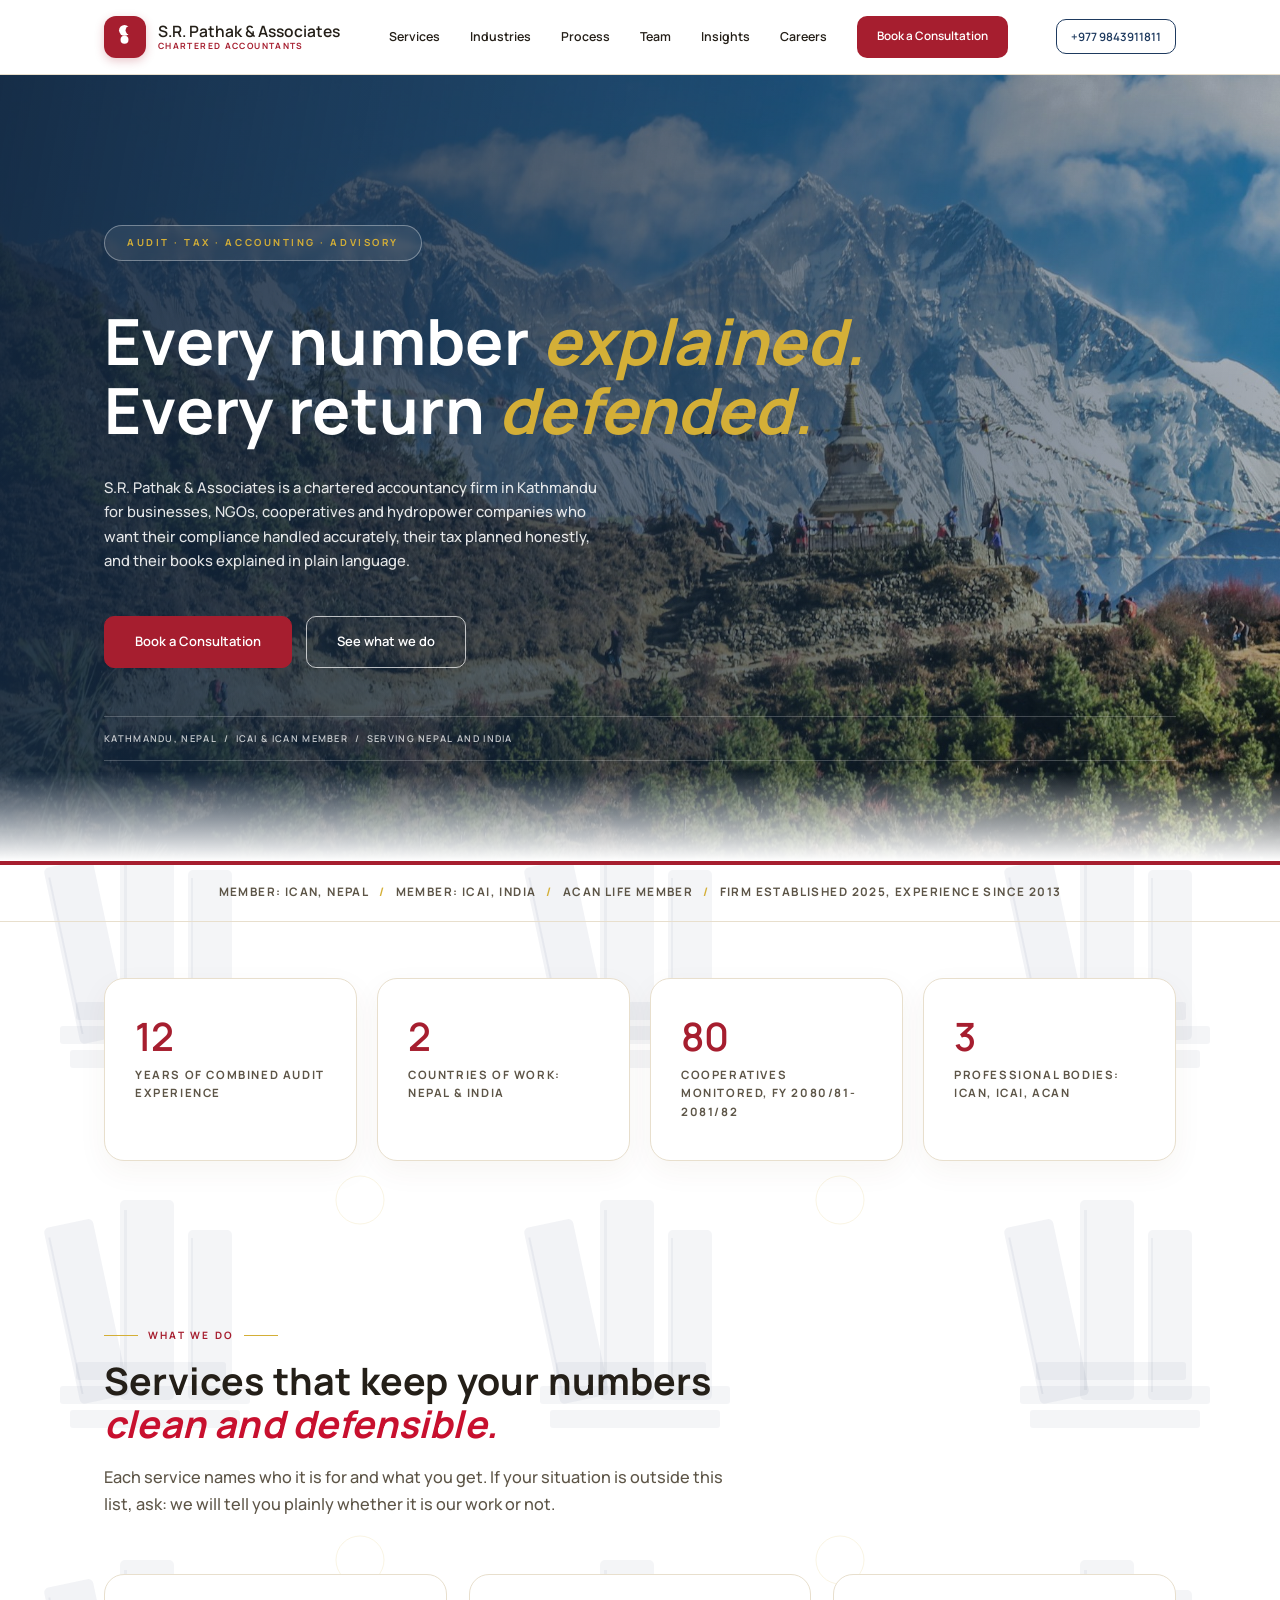
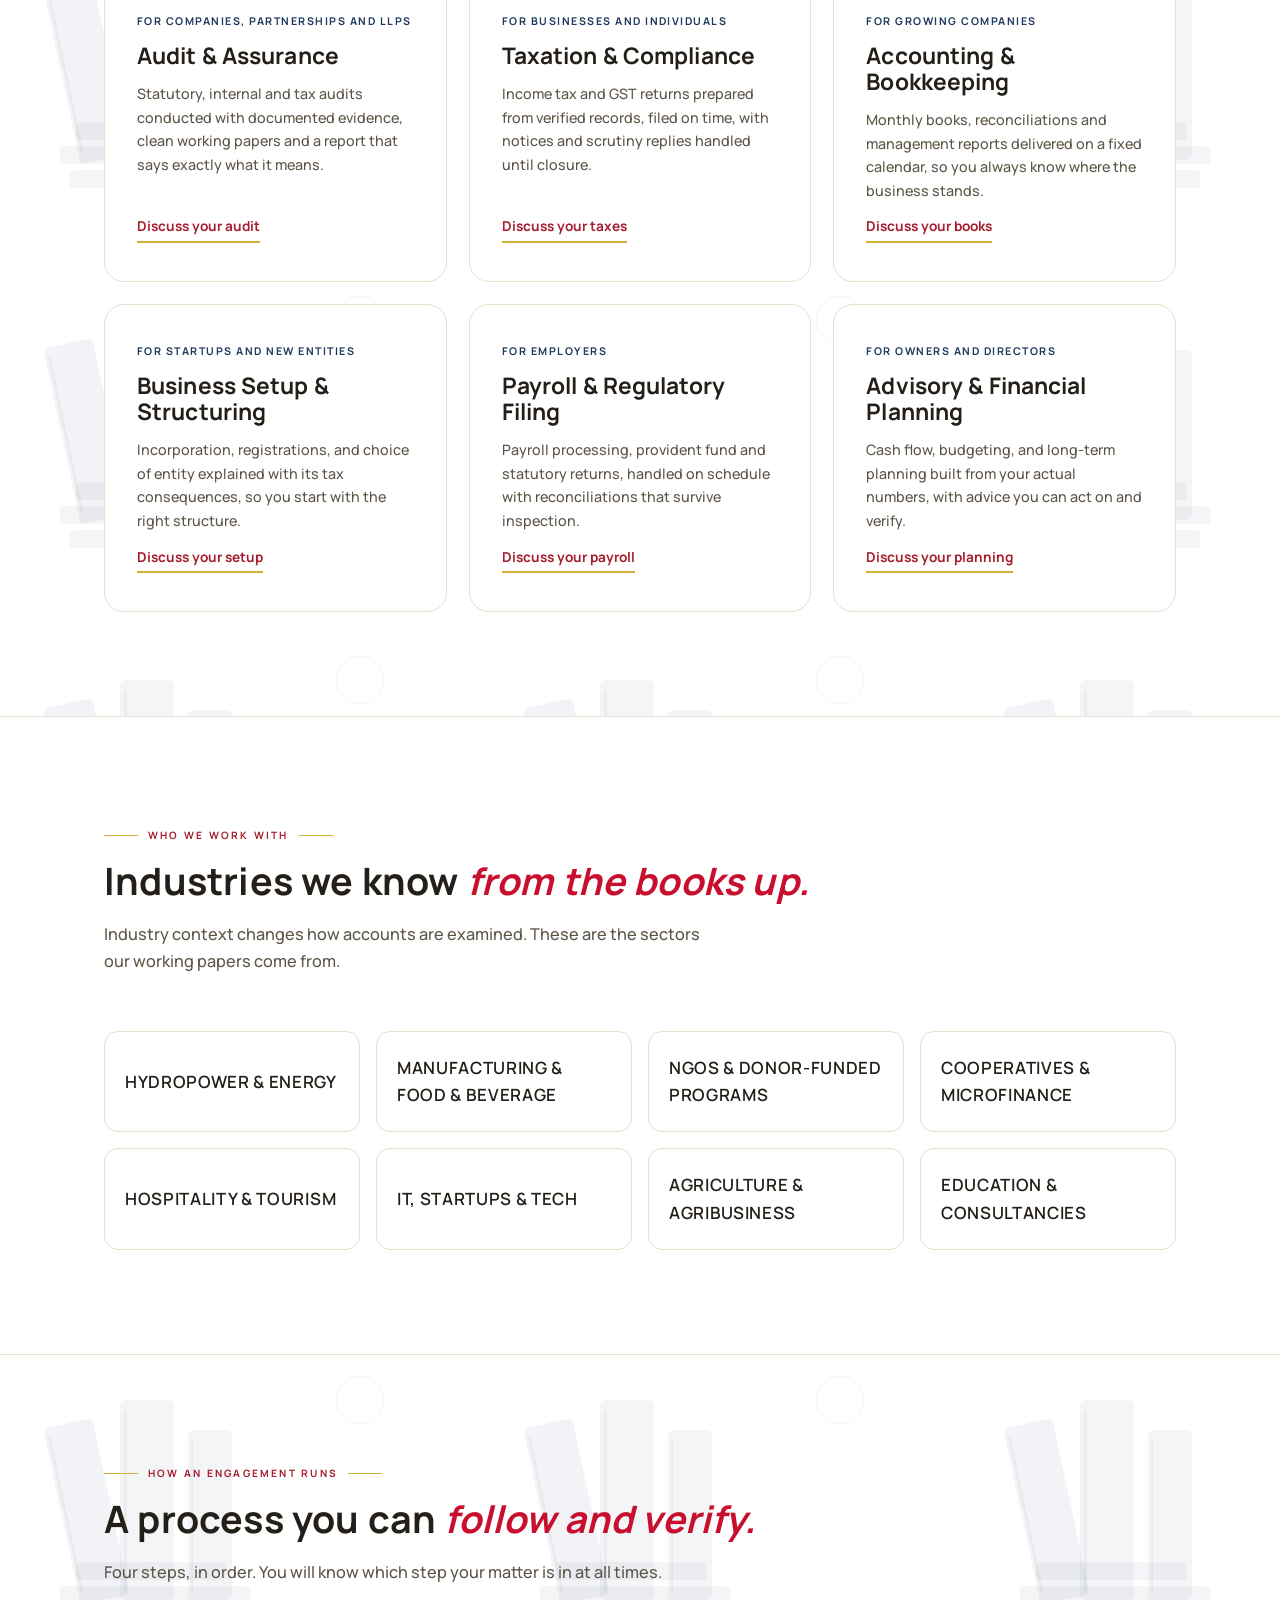
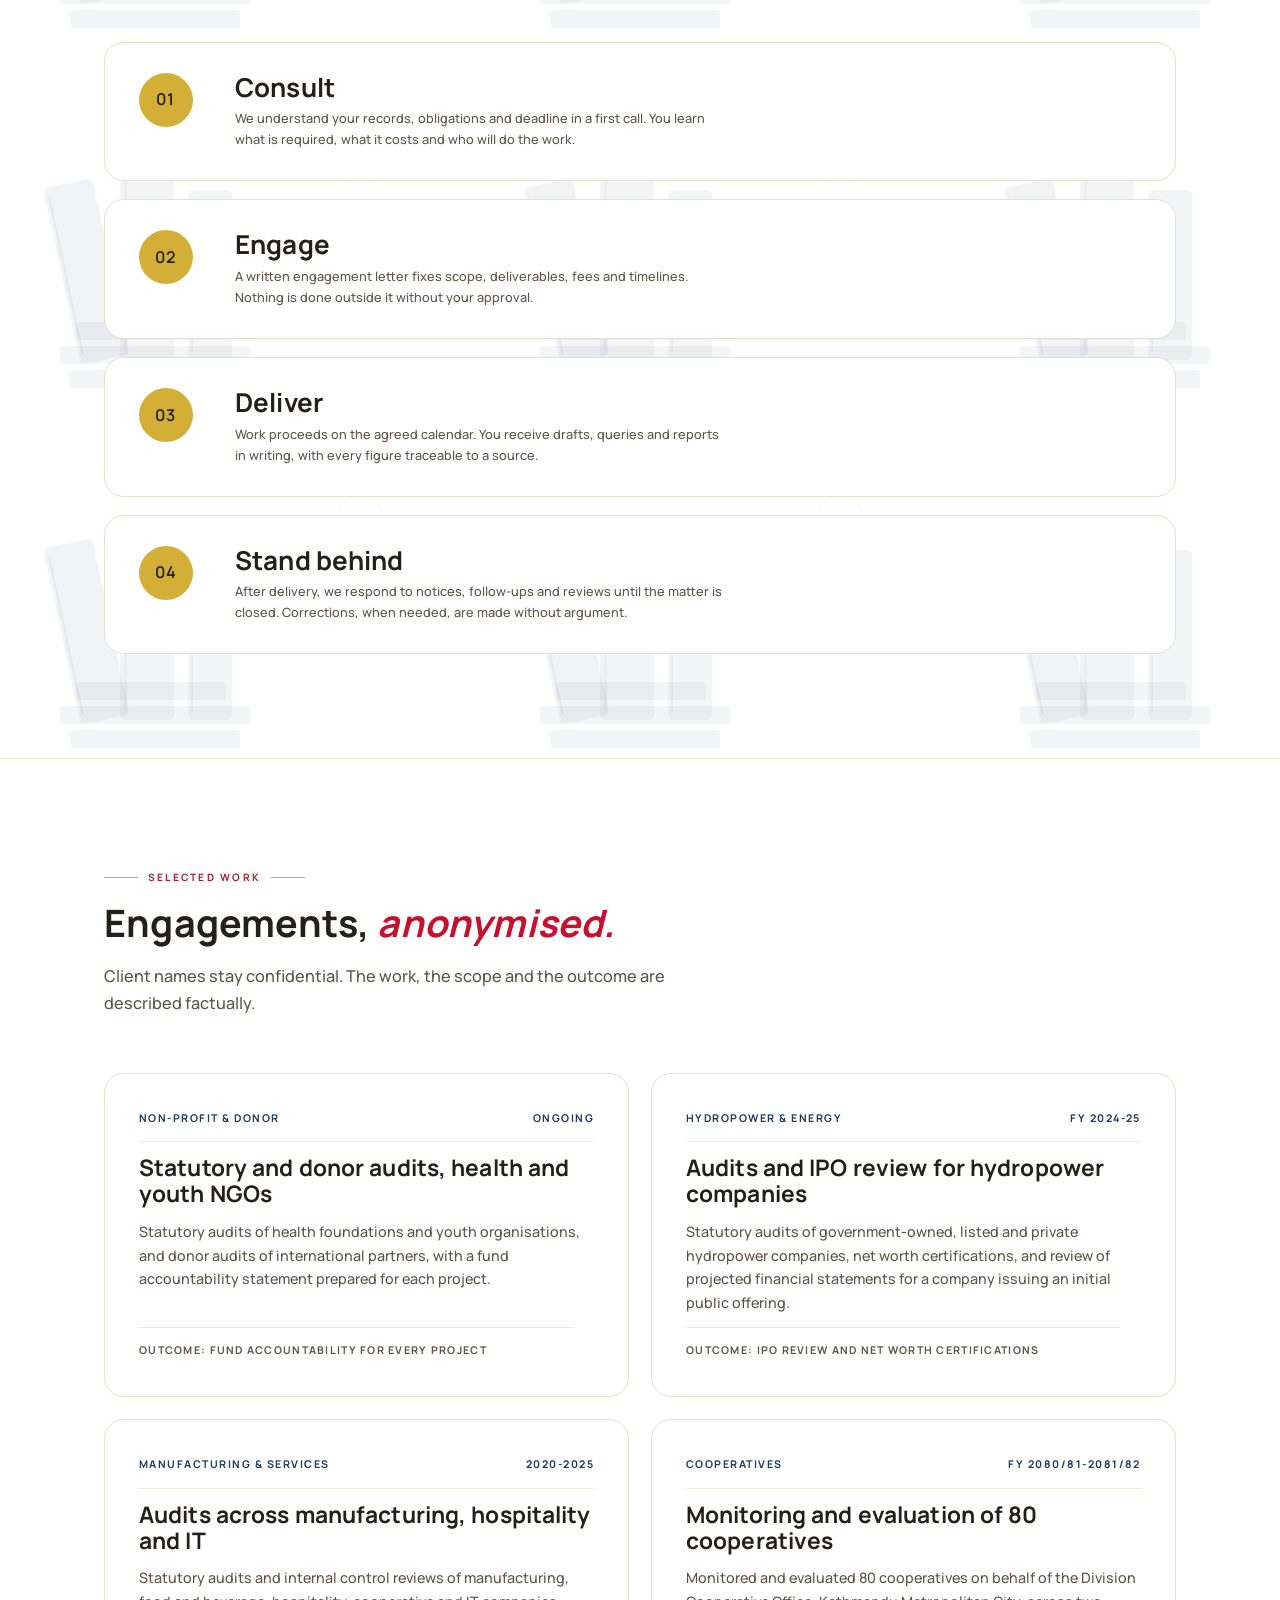
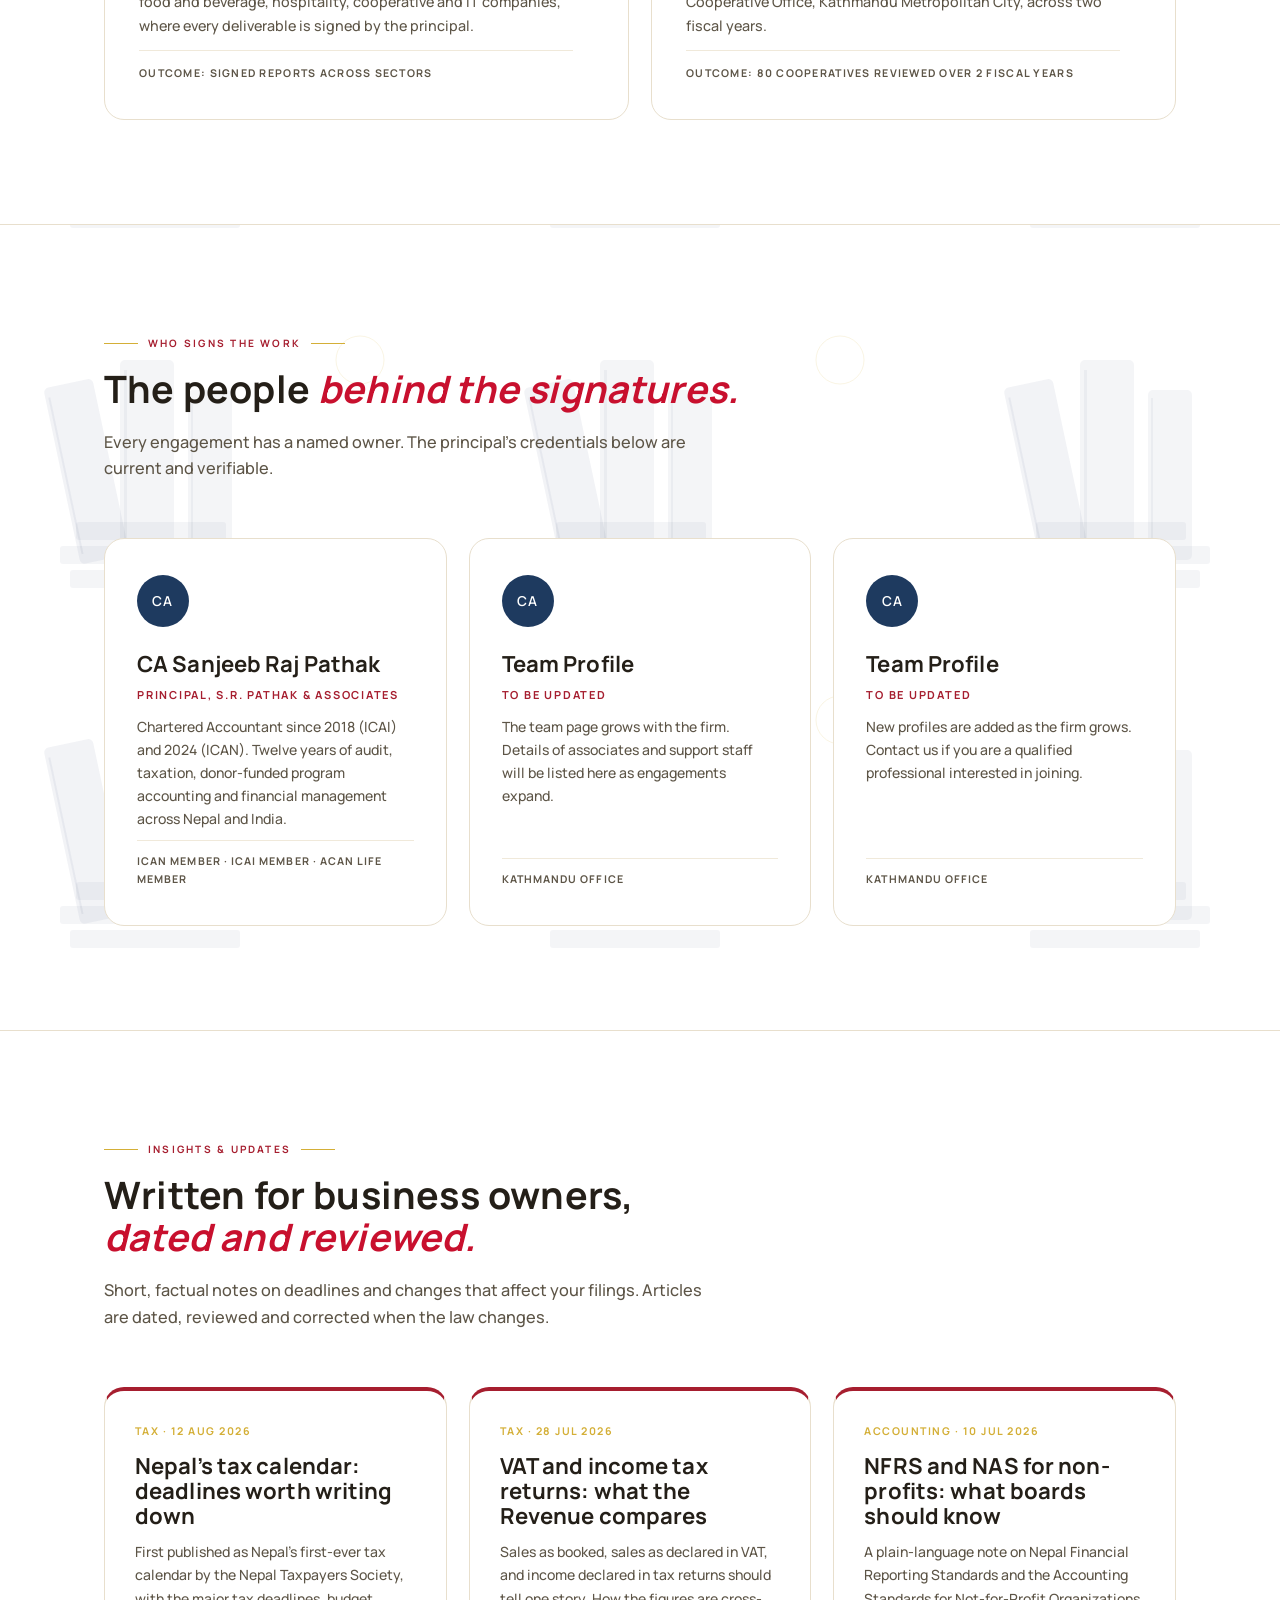
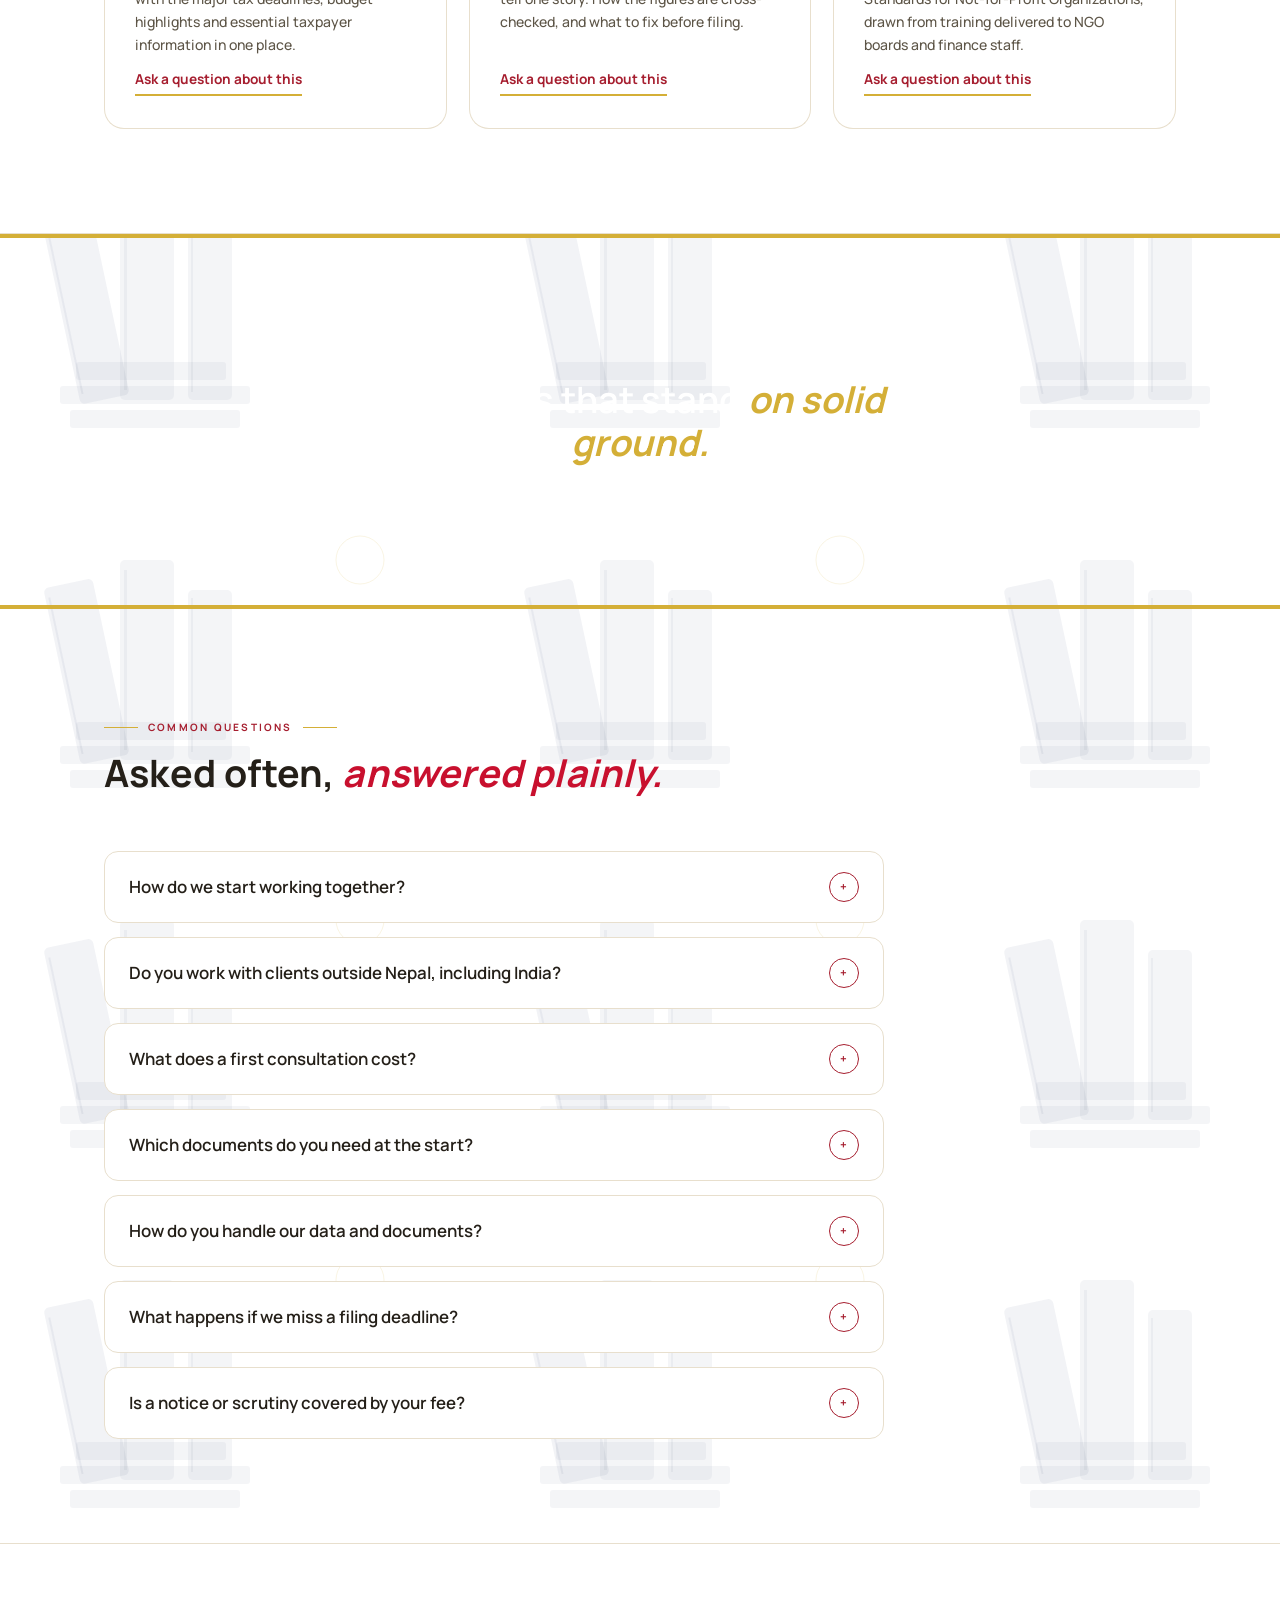
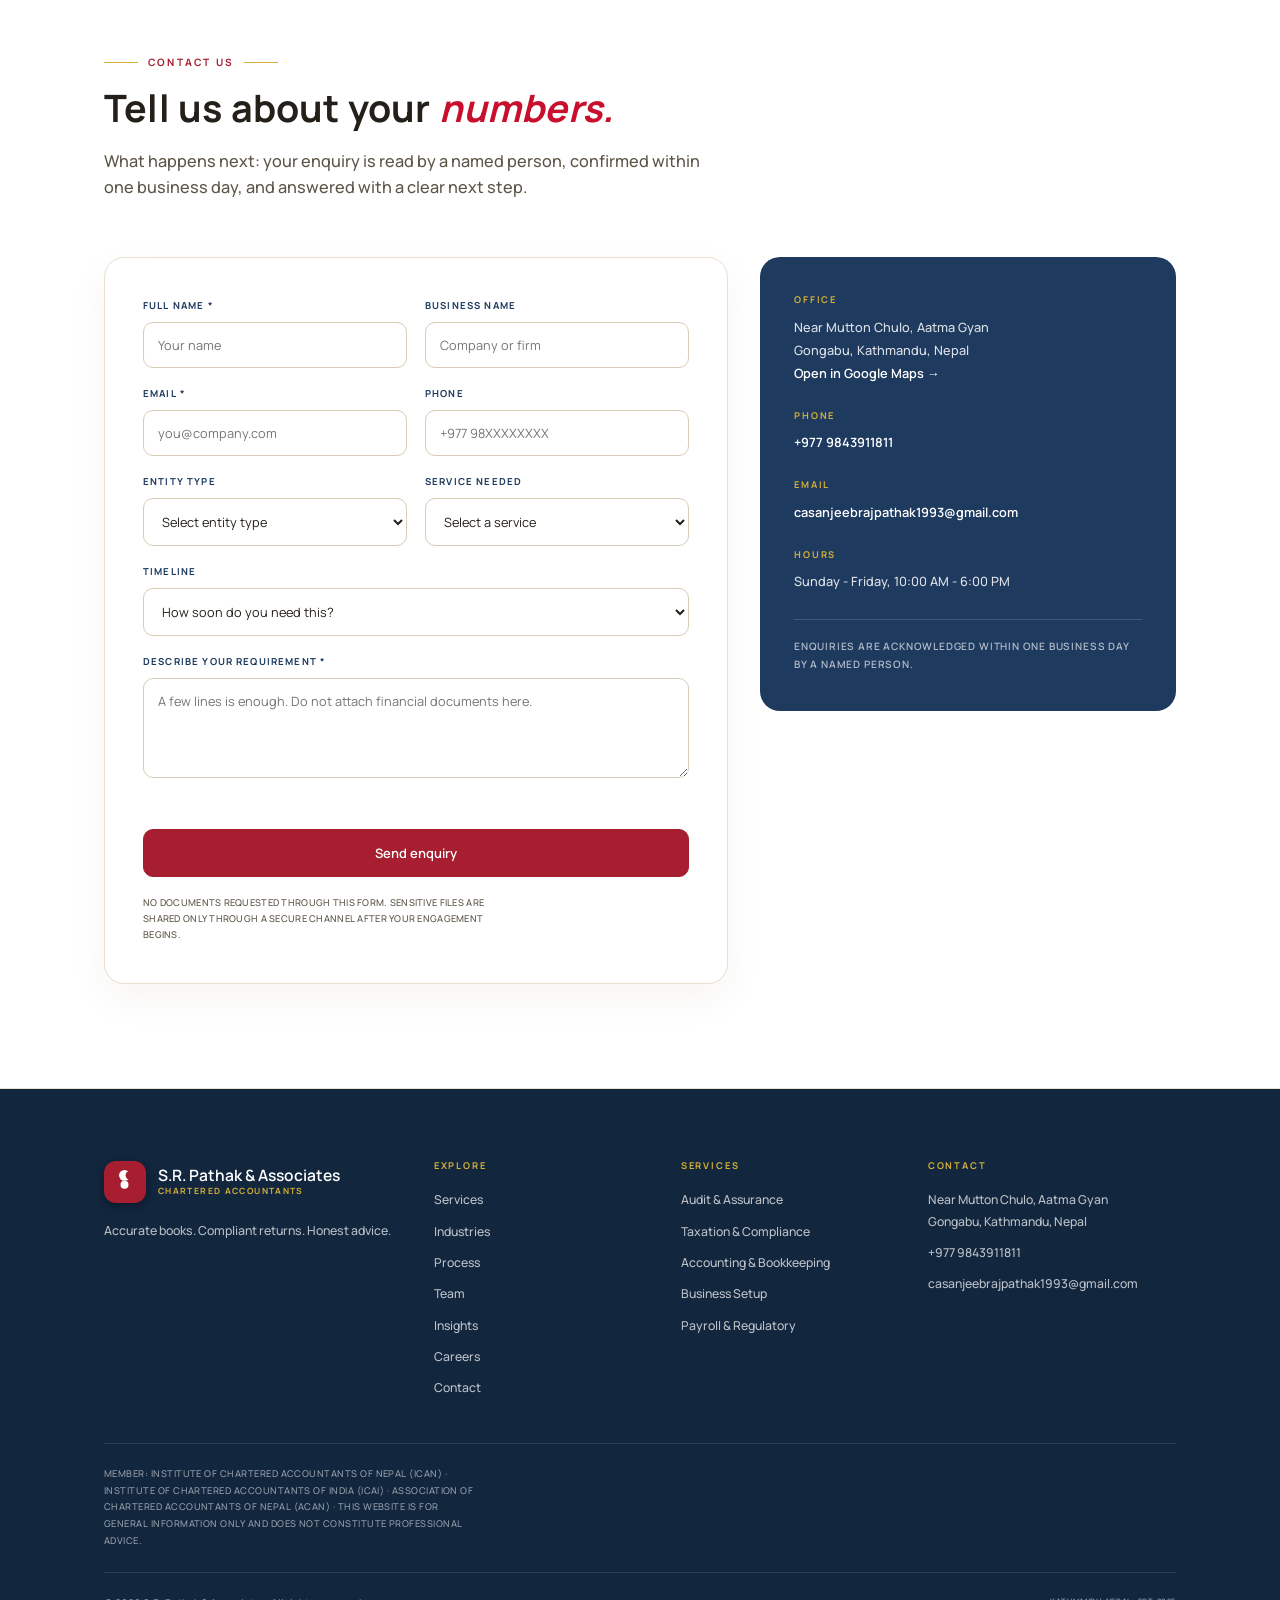
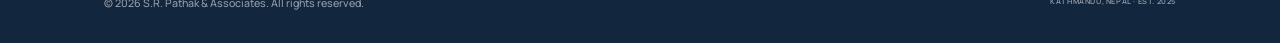
<file: index.html>
<!DOCTYPE html>
<html lang="en">
<head>
  <meta charset="UTF-8" />
  <meta name="viewport" content="width=device-width, initial-scale=1.0" />
  <meta name="description" content="S.R. Pathak & Associates, Chartered Accountants, Kathmandu. Audit, taxation, accounting and advisory services for businesses, NGOs, cooperatives and hydropower companies, delivered factually and on time." />
  <title>S.R. Pathak &amp; Associates | Chartered Accountants</title>


  <link rel="stylesheet" href="css/style.css" />
</head>
<body>

  <!-- ================= HEADER ================= -->
  <header class="site-header" id="siteHeader">
    <div class="container header-inner">
      <a href="#home" class="brand">
        <span class="brand-mark" aria-hidden="true"></span>
        <span class="brand-text">
          <strong>S.R. Pathak &amp; Associates</strong>
          <small>Chartered Accountants</small>
        </span>
      </a>

      <nav class="main-nav" id="mainNav" aria-label="Primary">
        <a href="#services">Services</a>
        <a href="#industries">Industries</a>
        <a href="#process">Process</a>
        <a href="#team">Team</a>
        <a href="#insights">Insights</a>
        <a href="career.html">Careers</a>
        <a href="#contact" class="nav-cta">Book a Consultation</a>
      </nav>

      <div class="header-phone">
<a href="tel:+9779843911811">+977 9843911811</a>
      </div>

      <button class="nav-toggle" id="navToggle" aria-label="Toggle navigation" aria-expanded="false">
        <span></span><span></span><span></span>
      </button>
    </div>
  </header>

  <main>
    <!-- ================= HERO ================= -->
    <section class="hero" id="home" aria-labelledby="heroTitle">
      <div class="container hero-inner">
        <p class="ledger-line">AUDIT &middot; TAX &middot; ACCOUNTING &middot; ADVISORY</p>
        <h1 id="heroTitle">Every number <em>explained.</em><br />Every return <em>defended.</em></h1>
        <p class="hero-sub">
          S.R. Pathak &amp; Associates is a chartered accountancy firm in Kathmandu for
          businesses, NGOs, cooperatives and hydropower companies who want their
          compliance handled accurately, their tax planned honestly, and their books
          explained in plain language.
        </p>
        <div class="hero-actions">
          <a href="#contact" class="btn btn-solid">Book a Consultation</a>
          <a href="#services" class="btn btn-outline">See what we do</a>
        </div>
        <p class="hero-meta">Kathmandu, Nepal &nbsp;/&nbsp; ICAI &amp; ICAN member &nbsp;/&nbsp; Serving Nepal and India</p>
      </div>
    </section>

    <!-- ================= CREDENTIAL STRIP ================= -->
    <section class="strip" aria-label="Firm credentials">
      <div class="container strip-inner mono">
        <span>Member: ICAN, Nepal</span>
        <span class="strip-sep">/</span>
        <span>Member: ICAI, India</span>
        <span class="strip-sep">/</span>
        <span>ACAN life member</span>
        <span class="strip-sep">/</span>
        <span>Firm established 2025, experience since 2013</span>
      </div>
    </section>

    <!-- ================= STATS ================= -->
    <section class="stats" aria-label="Firm in numbers">
      <div class="container stats-grid">
        <div class="stat">
          <span class="stat-num" data-count="12">0</span>
          <span class="stat-label mono">Years of combined audit experience</span>
        </div>
        <div class="stat">
          <span class="stat-num" data-count="2">0</span>
          <span class="stat-label mono">Countries of work: Nepal &amp; India</span>
        </div>
        <div class="stat">
          <span class="stat-num" data-count="80">0</span>
          <span class="stat-label mono">Cooperatives monitored, FY 2080/81-2081/82</span>
        </div>
        <div class="stat">
          <span class="stat-num" data-count="3">0</span>
          <span class="stat-label mono">Professional bodies: ICAN, ICAI, ACAN</span>
        </div>
      </div>
    </section>

    <!-- ================= SERVICES ================= -->
    <section class="section" id="services">
      <div class="container">
        <div class="section-head">
          <p class="eyebrow mono">What we do </p>
          <h2>Services that keep your numbers <em>clean and defensible.</em></h2>
          <p class="section-sub">Each service names who it is for and what you get. If your situation is outside this list, ask: we will tell you plainly whether it is our work or not.</p>
        </div>

        <div class="services-grid">
          <article class="service-card">
            <p class="card-for mono">For companies, partnerships and LLPs</p>
            <h3>Audit &amp; Assurance</h3>
            <p class="card-desc">Statutory, internal and tax audits conducted with documented evidence, clean working papers and a report that says exactly what it means.</p>
            <a href="#contact" class="card-link">Discuss your audit</a>
          </article>

          <article class="service-card">
            <p class="card-for mono">For businesses and individuals</p>
            <h3>Taxation &amp; Compliance</h3>
            <p class="card-desc">Income tax and GST returns prepared from verified records, filed on time, with notices and scrutiny replies handled until closure.</p>
            <a href="#contact" class="card-link">Discuss your taxes</a>
          </article>

          <article class="service-card">
            <p class="card-for mono">For growing companies</p>
            <h3>Accounting &amp; Bookkeeping</h3>
            <p class="card-desc">Monthly books, reconciliations and management reports delivered on a fixed calendar, so you always know where the business stands.</p>
            <a href="#contact" class="card-link">Discuss your books</a>
          </article>

          <article class="service-card">
            <p class="card-for mono">For startups and new entities</p>
            <h3>Business Setup &amp; Structuring</h3>
            <p class="card-desc">Incorporation, registrations, and choice of entity explained with its tax consequences, so you start with the right structure.</p>
            <a href="#contact" class="card-link">Discuss your setup</a>
          </article>

          <article class="service-card">
            <p class="card-for mono">For employers</p>
            <h3>Payroll &amp; Regulatory Filing</h3>
            <p class="card-desc">Payroll processing, provident fund and statutory returns, handled on schedule with reconciliations that survive inspection.</p>
            <a href="#contact" class="card-link">Discuss your payroll</a>
          </article>

          <article class="service-card">
            <p class="card-for mono">For owners and directors</p>
            <h3>Advisory &amp; Financial Planning</h3>
            <p class="card-desc">Cash flow, budgeting, and long-term planning built from your actual numbers, with advice you can act on and verify.</p>
            <a href="#contact" class="card-link">Discuss your planning</a>
          </article>
        </div>
      </div>
    </section>

    <!-- ================= INDUSTRIES ================= -->
    <section class="section section-faint" id="industries">
      <div class="container">
        <div class="section-head">
          <p class="eyebrow mono">Who we work with </p>
          <h2>Industries we know <em>from the books up.</em></h2>
          <p class="section-sub">Industry context changes how accounts are examined. These are the sectors our working papers come from.</p>
        </div>

        <ul class="industries-grid mono">
          <li>Hydropower &amp; Energy</li>
          <li>Manufacturing &amp; Food &amp; Beverage</li>
          <li>NGOs &amp; Donor-funded Programs</li>
          <li>Cooperatives &amp; Microfinance</li>
          <li>Hospitality &amp; Tourism</li>
          <li>IT, Startups &amp; Tech</li>
          <li>Agriculture &amp; Agribusiness</li>
          <li>Education &amp; Consultancies</li>
        </ul>
      </div>
    </section>

    <!-- ================= PROCESS ================= -->
    <section class="section" id="process">
      <div class="container">
        <div class="section-head">
          <p class="eyebrow mono">How an engagement runs </p>
          <h2>A process you can <em>follow and verify.</em></h2>
          <p class="section-sub">Four steps, in order. You will know which step your matter is in at all times.</p>
        </div>

        <ol class="process-list">
          <li class="process-step">
            <span class="step-num mono">01</span>
            <div>
              <h3>Consult</h3>
              <p>We understand your records, obligations and deadline in a first call. You learn what is required, what it costs and who will do the work.</p>
            </div>
          </li>
          <li class="process-step">
            <span class="step-num mono">02</span>
            <div>
              <h3>Engage</h3>
              <p>A written engagement letter fixes scope, deliverables, fees and timelines. Nothing is done outside it without your approval.</p>
            </div>
          </li>
          <li class="process-step">
            <span class="step-num mono">03</span>
            <div>
              <h3>Deliver</h3>
              <p>Work proceeds on the agreed calendar. You receive drafts, queries and reports in writing, with every figure traceable to a source.</p>
            </div>
          </li>
          <li class="process-step">
            <span class="step-num mono">04</span>
            <div>
              <h3>Stand behind</h3>
              <p>After delivery, we respond to notices, follow-ups and reviews until the matter is closed. Corrections, when needed, are made without argument.</p>
            </div>
          </li>
        </ol>
      </div>
    </section>

    <!-- ================= ENGAGEMENTS ================= -->
    <section class="section section-faint" id="projects">
      <div class="container">
        <div class="section-head">
          <p class="eyebrow mono">Selected work </p>
          <h2>Engagements, <em>anonymised.</em></h2>
          <p class="section-sub">Client names stay confidential. The work, the scope and the outcome are described factually.</p>
        </div>

        <div class="projects-grid">
          <article class="project-card">
            <div class="project-meta mono">
              <span>Non-profit &amp; donor</span>
              <span>Ongoing</span>
            </div>
            <h3>Statutory and donor audits, health and youth NGOs</h3>
            <p>Statutory audits of health foundations and youth organisations, and donor audits of international partners, with a fund accountability statement prepared for each project.</p>
            <p class="project-note mono">Outcome: fund accountability for every project</p>
          </article>

          <article class="project-card">
            <div class="project-meta mono">
              <span>Hydropower &amp; energy</span>
              <span>FY 2024-25</span>
            </div>
            <h3>Audits and IPO review for hydropower companies</h3>
            <p>Statutory audits of government-owned, listed and private hydropower companies, net worth certifications, and review of projected financial statements for a company issuing an initial public offering.</p>
            <p class="project-note mono">Outcome: IPO review and net worth certifications</p>
          </article>

          <article class="project-card">
            <div class="project-meta mono">
              <span>Manufacturing &amp; services</span>
              <span>2020-2025</span>
            </div>
            <h3>Audits across manufacturing, hospitality and IT</h3>
            <p>Statutory audits and internal control reviews of manufacturing, food and beverage, hospitality, cooperative and IT companies, where every deliverable is signed by the principal.</p>
            <p class="project-note mono">Outcome: signed reports across sectors</p>
          </article>

          <article class="project-card">
            <div class="project-meta mono">
              <span>Cooperatives</span>
              <span>FY 2080/81-2081/82</span>
            </div>
            <h3>Monitoring and evaluation of 80 cooperatives</h3>
            <p>Monitored and evaluated 80 cooperatives on behalf of the Division Cooperative Office, Kathmandu Metropolitan City, across two fiscal years.</p>
            <p class="project-note mono">Outcome: 80 cooperatives reviewed over 2 fiscal years</p>
          </article>
        </div>
      </div>
    </section>

    <!-- ================= TEAM ================= -->
    <section class="section" id="team">
      <div class="container">
        <div class="section-head">
          <p class="eyebrow mono">Who signs the work </p>
          <h2>The people <em>behind the signatures.</em></h2>
          <p class="section-sub">Every engagement has a named owner. The principal&#8217;s credentials below are current and verifiable.</p>
        </div>

        <div class="team-grid">
          <article class="team-card">
            <span class="team-mono mono" aria-hidden="true">CA</span>
            <h3>CA Sanjeeb Raj Pathak</h3>
            <p class="team-role mono">Principal, S.R. Pathak &amp; Associates</p>
            <p class="team-bio">Chartered Accountant since 2018 (ICAI) and 2024 (ICAN). Twelve years of audit, taxation, donor-funded program accounting and financial management across Nepal and India.</p>
            <p class="team-cred mono">ICAN member &middot; ICAI member &middot; ACAN life member</p>
          </article>

          <article class="team-card">
            <span class="team-mono mono" aria-hidden="true">CA</span>
            <h3>Team Profile</h3>
            <p class="team-role mono">To be updated</p>
            <p class="team-bio">The team page grows with the firm. Details of associates and support staff will be listed here as engagements expand.</p>
            <p class="team-cred mono">Kathmandu office</p>
          </article>

          <article class="team-card">
            <span class="team-mono mono" aria-hidden="true">CA</span>
            <h3>Team Profile</h3>
            <p class="team-role mono">To be updated</p>
            <p class="team-bio">New profiles are added as the firm grows. Contact us if you are a qualified professional interested in joining.</p>
            <p class="team-cred mono">Kathmandu office</p>
          </article>
        </div>
      </div>
    </section>

    <!-- ================= INSIGHTS ================= -->
    <section class="section section-faint" id="insights">
      <div class="container">
        <div class="section-head">
          <p class="eyebrow mono">Insights &amp; updates </p>
          <h2>Written for business owners, <em>dated and reviewed.</em></h2>
          <p class="section-sub">Short, factual notes on deadlines and changes that affect your filings. Articles are dated, reviewed and corrected when the law changes.</p>
        </div>

        <div class="insights-grid">
          <article class="insight-card">
            <p class="insight-meta mono">Tax &middot; 12 Aug 2026</p>
            <h3>Nepal&#8217;s tax calendar: deadlines worth writing down</h3>
            <p>First published as Nepal&#8217;s first-ever tax calendar by the Nepal Taxpayers Society, with the major tax deadlines, budget highlights and essential taxpayer information in one place.</p>
            <a href="#contact" class="card-link">Ask a question about this</a>
          </article>

          <article class="insight-card">
            <p class="insight-meta mono">Tax &middot; 28 Jul 2026</p>
            <h3>VAT and income tax returns: what the Revenue compares</h3>
            <p>Sales as booked, sales as declared in VAT, and income declared in tax returns should tell one story. How the figures are cross-checked, and what to fix before filing.</p>
            <a href="#contact" class="card-link">Ask a question about this</a>
          </article>

          <article class="insight-card">
            <p class="insight-meta mono">Accounting &middot; 10 Jul 2026</p>
            <h3>NFRS and NAS for non-profits: what boards should know</h3>
            <p>A plain-language note on Nepal Financial Reporting Standards and the Accounting Standards for Not-for-Profit Organizations, drawn from training delivered to NGO boards and finance staff.</p>
            <a href="#contact" class="card-link">Ask a question about this</a>
          </article>
        </div>
      </div>
    </section>

    <!-- ================= PHOTO BAND ================= -->
    <section class="photo-band" aria-label="Himalayan mountains">
      <div class="container">
        <p class="photo-band-quote">Numbers that stand <em>on solid ground.</em></p>
      </div>
    </section>

    <!-- ================= FAQ ================= -->
    <section class="section" id="faq">
      <div class="container">
        <div class="section-head">
          <p class="eyebrow mono">Common questions </p>
          <h2>Asked often, <em>answered plainly.</em></h2>
        </div>

        <div class="faq-list" id="faqList">
          <div class="faq-item">
            <button class="faq-q" aria-expanded="false">
              <span>How do we start working together?</span>
              <span class="faq-icon mono" aria-hidden="true">+</span>
            </button>
            <div class="faq-a">
              <p>Book a consultation. We confirm within one business day, understand your matter, and send a written engagement letter with scope, fees and timeline before any work begins.</p>
            </div>
          </div>

          <div class="faq-item">
            <button class="faq-q" aria-expanded="false">
              <span>Do you work with clients outside Nepal, including India?</span>
              <span class="faq-icon mono" aria-hidden="true">+</span>
            </button>
            <div class="faq-a">
              <p>Yes. The principal trained and practised as a chartered accountant in India and holds current membership of both ICAN and ICAI. India-based matters are taken up where they fall within professional rules and the engagement letter.</p>
            </div>
          </div>

          <div class="faq-item">
            <button class="faq-q" aria-expanded="false">
              <span>What does a first consultation cost?</span>
              <span class="faq-icon mono" aria-hidden="true">+</span>
            </button>
            <div class="faq-a">
              <p>The first consultation is complimentary. Fees for any engagement are fixed in writing before work starts, and nothing is billed without a signed engagement letter.</p>
            </div>
          </div>

          <div class="faq-item">
            <button class="faq-q" aria-expanded="false">
              <span>Which documents do you need at the start?</span>
              <span class="faq-icon mono" aria-hidden="true">+</span>
            </button>
            <div class="faq-a">
              <p>It depends on the service. Generally: registrations, previous returns, bank statements and the books of account. We send you a checklist before the first meeting, and we never ask for documents through the public form.</p>
            </div>
          </div>

          <div class="faq-item">
            <button class="faq-q" aria-expanded="false">
              <span>How do you handle our data and documents?</span>
              <span class="faq-icon mono" aria-hidden="true">+</span>
            </button>
            <div class="faq-a">
              <p>Documents are shared only through a secure channel after your engagement begins, kept client-wise, retained per professional standards, and destroyed on closure. We do not accept sensitive files via the contact form.</p>
            </div>
          </div>

          <div class="faq-item">
            <button class="faq-q" aria-expanded="false">
              <span>What happens if we miss a filing deadline?</span>
              <span class="faq-icon mono" aria-hidden="true">+</span>
            </button>
            <div class="faq-a">
              <p>We maintain a compliance calendar and begin work before deadlines. If a deadline is at risk for reasons outside your control, you are told immediately with options, including penalties so you can decide.</p>
            </div>
          </div>

          <div class="faq-item">
            <button class="faq-q" aria-expanded="false">
              <span>Is a notice or scrutiny covered by your fee?</span>
              <span class="faq-icon mono" aria-hidden="true">+</span>
            </button>
            <div class="faq-a">
              <p>Notices that follow from work we delivered are handled as part of the engagement. New or separate matters are scoped and quoted in writing before work begins.</p>
            </div>
          </div>
        </div>
      </div>
    </section>

    <!-- ================= CONTACT ================= -->
    <section class="section section-faint" id="contact">
      <div class="container">
        <div class="section-head">
          <p class="eyebrow mono">Contact us </p>
          <h2>Tell us about your <em>numbers.</em></h2>
          <p class="section-sub">What happens next: your enquiry is read by a named person, confirmed within one business day, and answered with a clear next step.</p>
        </div>

        <div class="contact-grid">
          <form class="contact-form" id="contactForm" novalidate>
            <div class="form-row">
              <div class="form-field">
                <label for="name">Full name *</label>
                <input type="text" id="name" name="name" placeholder="Your name" required autocomplete="name" />
              </div>
              <div class="form-field">
                <label for="business">Business name</label>
                <input type="text" id="business" name="business" placeholder="Company or firm" autocomplete="organization" />
              </div>
            </div>
            <div class="form-row">
              <div class="form-field">
                <label for="email">Email *</label>
                <input type="email" id="email" name="email" placeholder="you@company.com" required autocomplete="email" />
              </div>
              <div class="form-field">
                <label for="phone">Phone</label>
                <input type="tel" id="phone" name="phone" placeholder="+977 98XXXXXXXX" autocomplete="tel" />
              </div>
            </div>
            <div class="form-row">
              <div class="form-field">
                <label for="entity">Entity type</label>
                <select id="entity" name="entity">
                  <option value="" selected>Select entity type</option>
                  <option>Sole proprietorship</option>
                  <option>Partnership / LLP</option>
                  <option>Private limited company</option>
                  <option>Startup</option>
                  <option>Trust / Society / NGO</option>
                  <option>Individual</option>
                  <option>Other</option>
                </select>
              </div>
              <div class="form-field">
                <label for="service">Service needed</label>
                <select id="service" name="service">
                  <option value="" selected>Select a service</option>
                  <option>Audit &amp; Assurance</option>
                  <option>Taxation &amp; Compliance</option>
                  <option>Accounting &amp; Bookkeeping</option>
                  <option>Business Setup &amp; Structuring</option>
                  <option>Payroll &amp; Regulatory Filing</option>
                  <option>Advisory &amp; Financial Planning</option>
                  <option>Other</option>
                </select>
              </div>
            </div>
            <div class="form-field">
              <label for="deadline">Timeline</label>
              <select id="deadline" name="deadline">
                <option value="" selected>How soon do you need this?</option>
                <option>Within a week</option>
                <option>Within a month</option>
                <option>Next quarter</option>
                <option>Just exploring</option>
              </select>
            </div>
            <div class="form-field">
              <label for="message">Describe your requirement *</label>
              <textarea id="message" name="message" rows="4" placeholder="A few lines is enough. Do not attach financial documents here." required></textarea>
            </div>
            <p class="form-status" id="formStatus" role="status" aria-live="polite"></p>
            <button type="submit" class="btn btn-solid btn-block">Send enquiry</button>
            <p class="form-note mono">No documents requested through this form. Sensitive files are shared only through a secure channel after your engagement begins.</p>
          </form>

          <aside class="contact-info">
            <div class="info-item">
              <h3 class="mono">Office</h3>
              <p>Near Mutton Chulo, Aatma Gyan<br />Gongabu, Kathmandu, Nepal</p>
              <p><a href="https://maps.app.goo.gl/RgmcAmcc6QUvqQho9" target="_blank" rel="noopener">Open in Google Maps &rarr;</a></p>
            </div>
            <div class="info-item">
              <h3 class="mono">Phone</h3>
              <p><a href="tel:+9779843911811">+977 9843911811</a></p>
            </div>
            <div class="info-item">
              <h3 class="mono">Email</h3>
              <p><a href="mailto:casanjeebrajpathak1993@gmail.com">casanjeebrajpathak1993@gmail.com</a></p>
            </div>
            <div class="info-item">
              <h3 class="mono">Hours</h3>
              <p>Sunday - Friday, 10:00 AM - 6:00 PM</p>
            </div>
            <div class="info-item info-note">
              <p class="mono">Enquiries are acknowledged within one business day by a named person.</p>
            </div>
          </aside>
        </div>
      </div>
    </section>
  </main>

  <!-- ================= FOOTER ================= -->
  <footer class="site-footer">
    <div class="container">
      <div class="footer-grid">
        <div class="footer-brand">
          <a href="#home" class="brand">
            <span class="brand-mark" aria-hidden="true"></span>
            <span class="brand-text">
              <strong>S.R. Pathak &amp; Associates</strong>
              <small>Chartered Accountants</small>
            </span>
          </a>
          <p>Accurate books. Compliant returns. Honest advice.</p>
        </div>

        <div class="footer-col">
          <h3 class="mono">Explore</h3>
          <a href="#services">Services</a>
          <a href="#industries">Industries</a>
          <a href="#process">Process</a>
          <a href="#team">Team</a>
          <a href="#insights">Insights</a>
          <a href="career.html">Careers</a>
          <a href="#contact">Contact</a>
        </div>

        <div class="footer-col">
          <h3 class="mono">Services</h3>
          <a href="#services">Audit &amp; Assurance</a>
          <a href="#services">Taxation &amp; Compliance</a>
          <a href="#services">Accounting &amp; Bookkeeping</a>
          <a href="#services">Business Setup</a>
          <a href="#services">Payroll &amp; Regulatory</a>
        </div>

        <div class="footer-col">
          <h3 class="mono">Contact</h3>
          <p>Near Mutton Chulo, Aatma Gyan<br />Gongabu, Kathmandu, Nepal</p>
          <p><a href="tel:+9779843911811">+977 9843911811</a></p>
          <p><a href="mailto:casanjeebrajpathak1993@gmail.com">casanjeebrajpathak1993@gmail.com</a></p>
        </div>
      </div>

      <div class="footer-legal mono">
        <p>Member: Institute of Chartered Accountants of Nepal (ICAN) &middot; Institute of Chartered Accountants of India (ICAI) &middot; Association of Chartered Accountants of Nepal (ACAN) &middot; This website is for general information only and does not constitute professional advice.</p>
      </div>

      <div class="footer-bottom">
        <p>&copy; <span id="year"></span> S.R. Pathak &amp; Associates. All rights reserved.</p>
        <p class="mono">Kathmandu, Nepal &middot; Est. 2025</p>
      </div>
    </div>
  </footer>

  <!-- ================= MOBILE STICKY BAR ================= -->
  <div class="mobile-bar" id="mobileBar">
    <a href="tel:+9779843911811" class="mobile-bar-call">Call</a>
    <a href="#contact" class="mobile-bar-book">Book a Consultation</a>
  </div>

  <script src="js/main.js"></script>
</body>
</html>
</file>
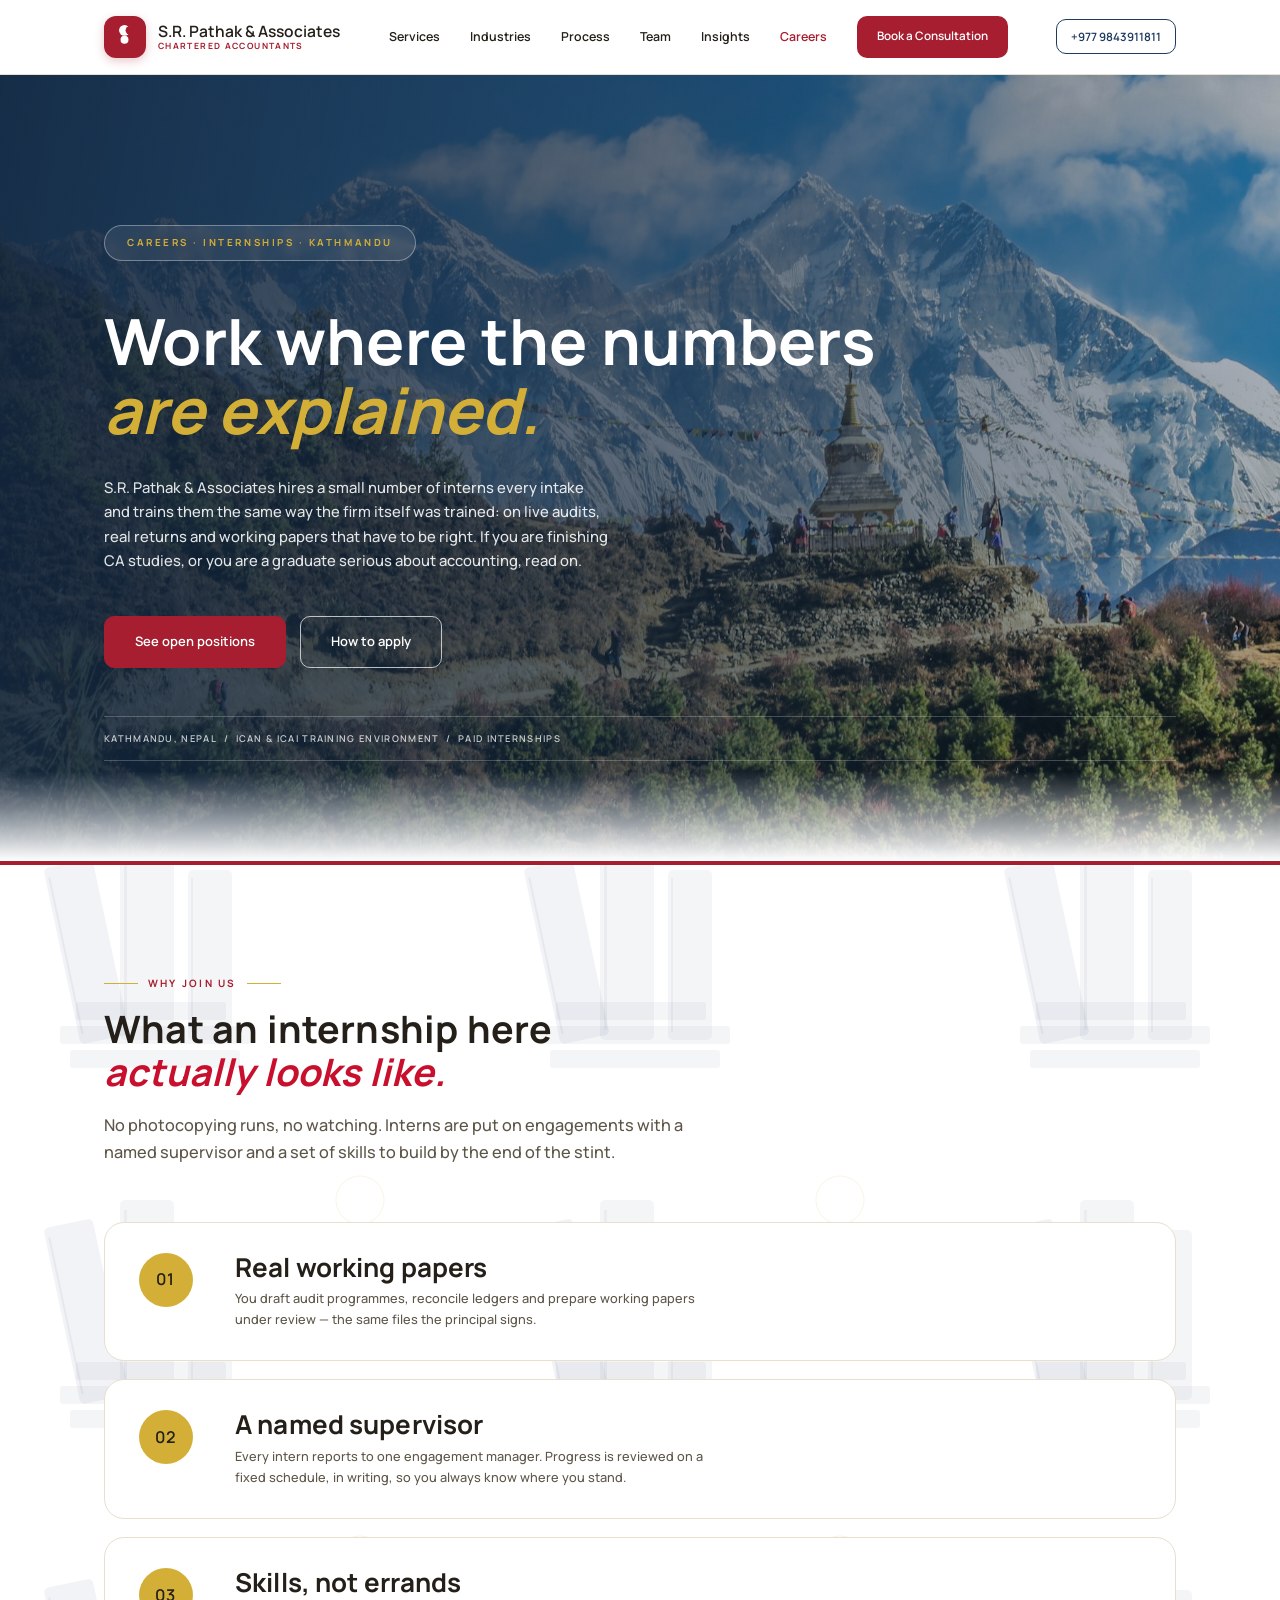
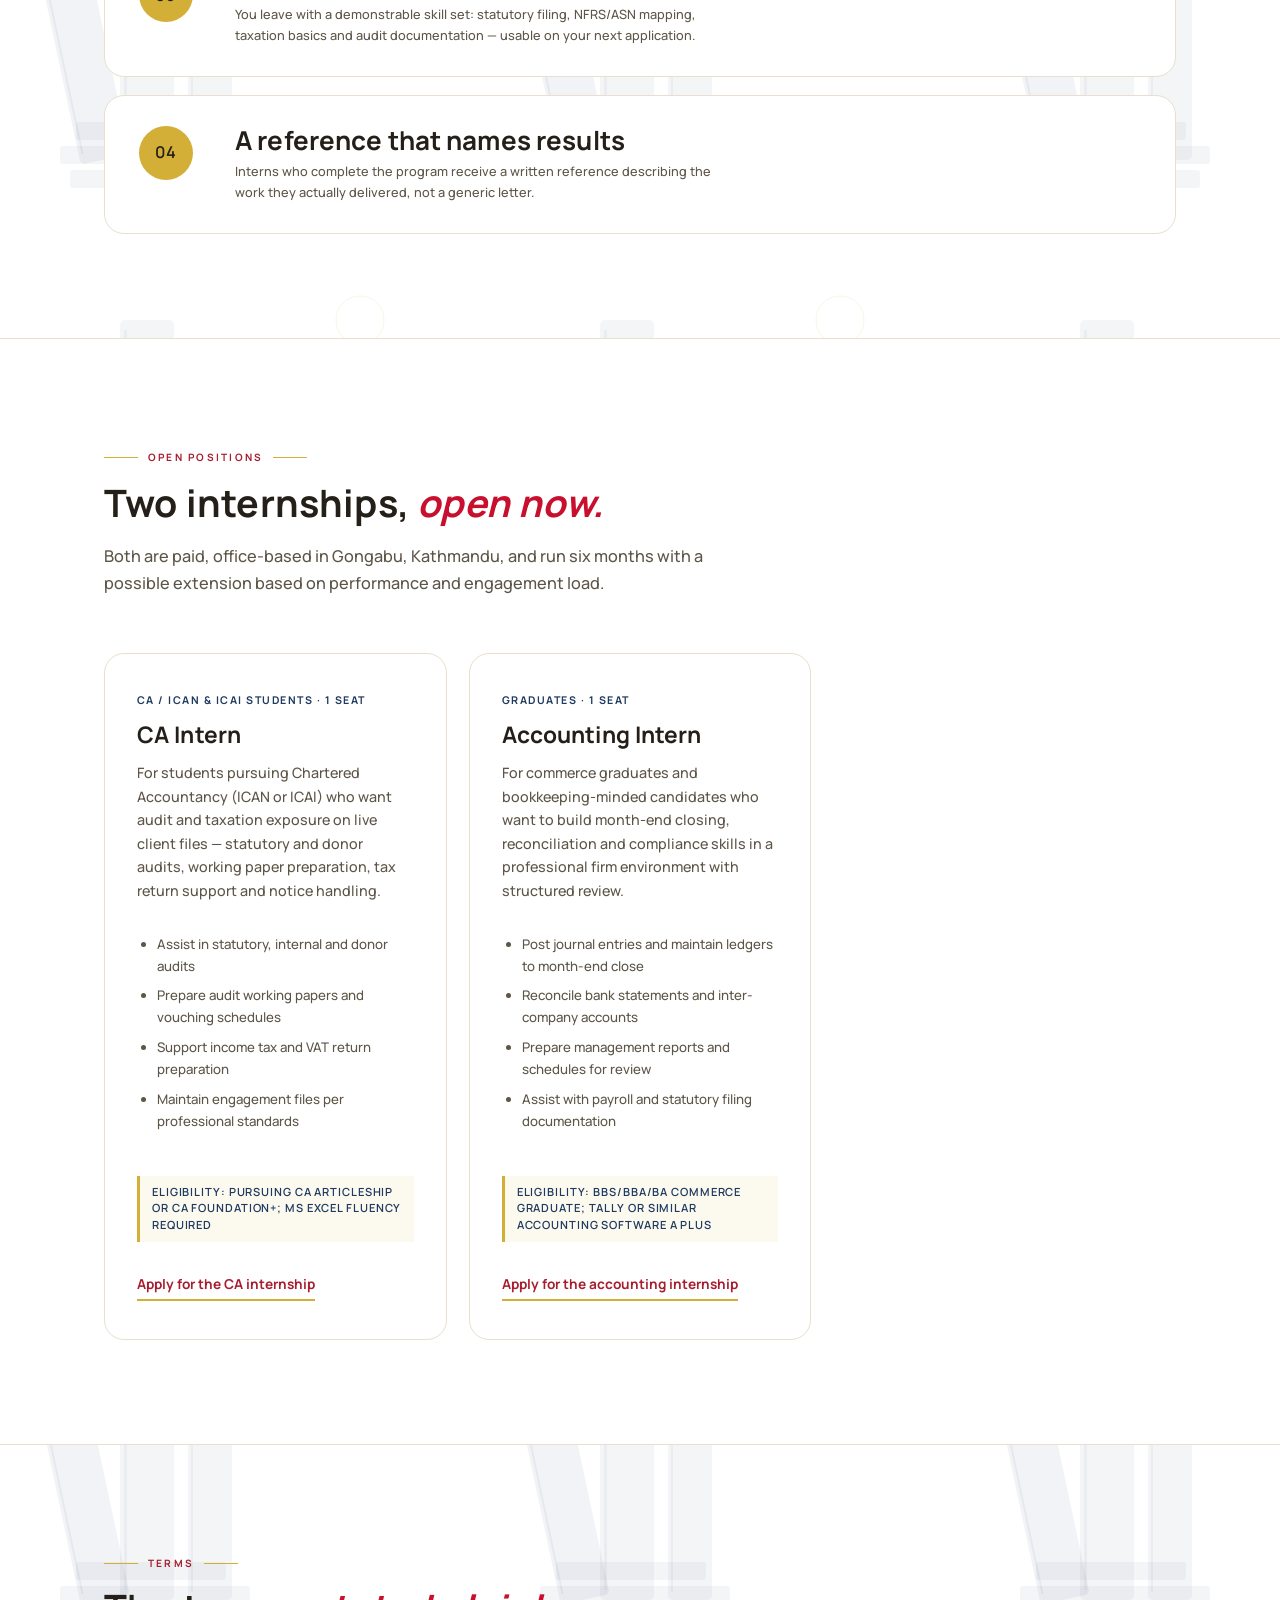
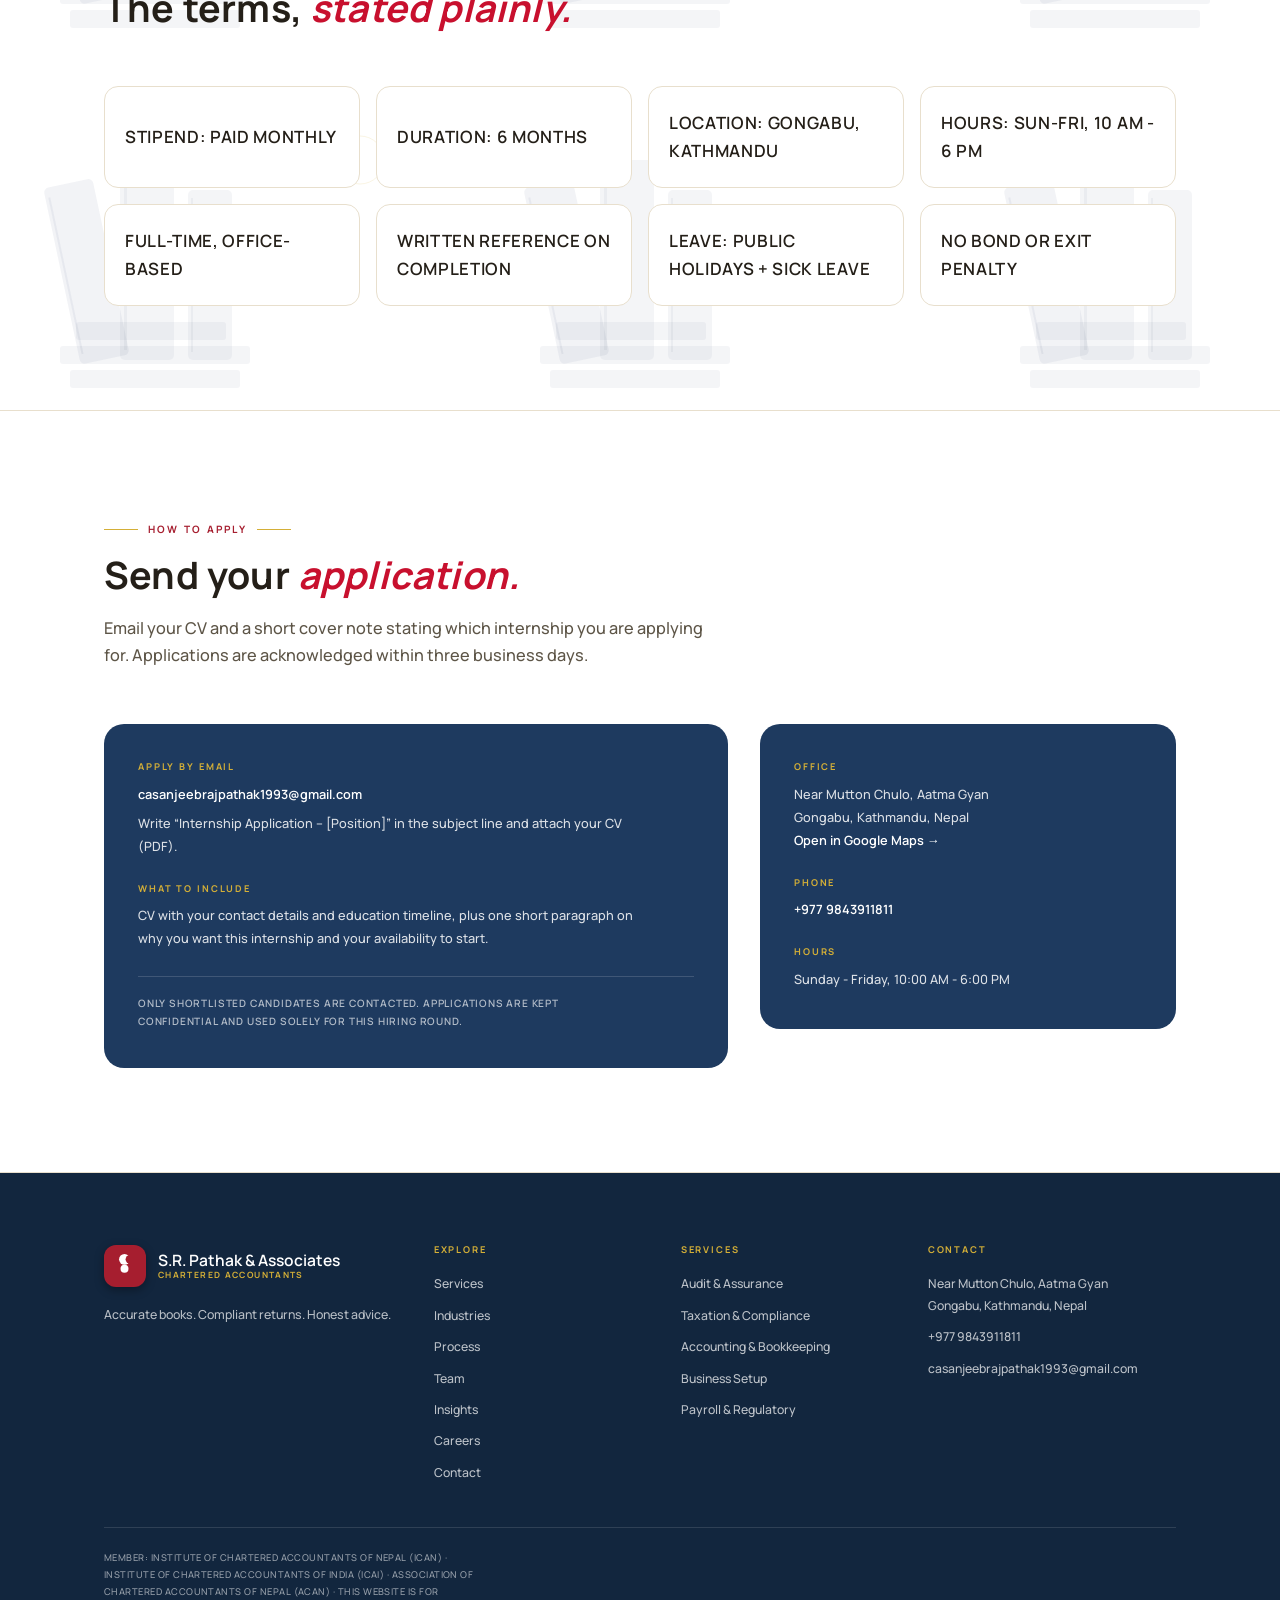
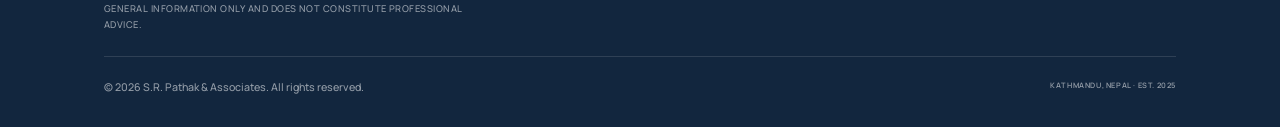
<file: career.html>
<!DOCTYPE html>
<html lang="en">
<head>
  <meta charset="UTF-8" />
  <meta name="viewport" content="width=device-width, initial-scale=1.0" />
  <meta name="description" content="Careers at S.R. Pathak & Associates, Chartered Accountants, Kathmandu. Open internships: CA Intern and Accounting Intern. Learn audit, taxation and accounting on real engagements." />
  <title>Careers | S.R. Pathak &amp; Associates</title>

  <link rel="stylesheet" href="css/style.css" />
</head>
<body>

  <!-- ================= HEADER ================= -->
  <header class="site-header" id="siteHeader">
    <div class="container header-inner">
      <a href="index.html" class="brand">
        <span class="brand-mark" aria-hidden="true"></span>
        <span class="brand-text">
          <strong>S.R. Pathak &amp; Associates</strong>
          <small>Chartered Accountants</small>
        </span>
      </a>

      <nav class="main-nav" id="mainNav" aria-label="Primary">
        <a href="index.html#services">Services</a>
        <a href="index.html#industries">Industries</a>
        <a href="index.html#process">Process</a>
        <a href="index.html#team">Team</a>
        <a href="index.html#insights">Insights</a>
        <a href="career.html" class="nav-active">Careers</a>
        <a href="index.html#contact" class="nav-cta">Book a Consultation</a>
      </nav>

      <div class="header-phone">
        <a href="tel:+9779843911811">+977 9843911811</a>
      </div>

      <button class="nav-toggle" id="navToggle" aria-label="Toggle navigation" aria-expanded="false">
        <span></span><span></span><span></span>
      </button>
    </div>
  </header>

  <main>
    <!-- ================= HERO ================= -->
    <section class="hero" id="careers" aria-labelledby="careersTitle">
      <div class="container hero-inner">
        <p class="ledger-line">CAREERS &middot; INTERNSHIPS &middot; KATHMANDU</p>
        <h1 id="careersTitle">Work where the numbers <em>are explained.</em></h1>
        <p class="hero-sub">
          S.R. Pathak &amp; Associates hires a small number of interns every intake and
          trains them the same way the firm itself was trained: on live audits, real
          returns and working papers that have to be right. If you are finishing CA
          studies, or you are a graduate serious about accounting, read on.
        </p>
        <div class="hero-actions">
          <a href="#openings" class="btn btn-solid">See open positions</a>
          <a href="#apply" class="btn btn-outline">How to apply</a>
        </div>
        <p class="hero-meta">Kathmandu, Nepal &nbsp;/&nbsp; ICAN &amp; ICAI training environment &nbsp;/&nbsp; Paid internships</p>
      </div>
    </section>

    <!-- ================= WHY US ================= -->
    <section class="section" id="why">
      <div class="container">
        <div class="section-head">
          <p class="eyebrow mono">Why join us </p>
          <h2>What an internship here <em>actually looks like.</em></h2>
          <p class="section-sub">No photocopying runs, no watching. Interns are put on engagements with a named supervisor and a set of skills to build by the end of the stint.</p>
        </div>

        <ul class="process-list">
          <li class="process-step">
            <span class="step-num mono">01</span>
            <div>
              <h3>Real working papers</h3>
              <p>You draft audit programmes, reconcile ledgers and prepare working papers under review — the same files the principal signs.</p>
            </div>
          </li>
          <li class="process-step">
            <span class="step-num mono">02</span>
            <div>
              <h3>A named supervisor</h3>
              <p>Every intern reports to one engagement manager. Progress is reviewed on a fixed schedule, in writing, so you always know where you stand.</p>
            </div>
          </li>
          <li class="process-step">
            <span class="step-num mono">03</span>
            <div>
              <h3>Skills, not errands</h3>
              <p>You leave with a demonstrable skill set: statutory filing, NFRS/ASN mapping, taxation basics and audit documentation — usable on your next application.</p>
            </div>
          </li>
          <li class="process-step">
            <span class="step-num mono">04</span>
            <div>
              <h3>A reference that names results</h3>
              <p>Interns who complete the program receive a written reference describing the work they actually delivered, not a generic letter.</p>
            </div>
          </li>
        </ul>
      </div>
    </section>

    <!-- ================= OPEN POSITIONS ================= -->
    <section class="section section-faint" id="openings">
      <div class="container">
        <div class="section-head">
          <p class="eyebrow mono">Open positions </p>
          <h2>Two internships, <em>open now.</em></h2>
          <p class="section-sub">Both are paid, office-based in Gongabu, Kathmandu, and run six months with a possible extension based on performance and engagement load.</p>
        </div>

        <div class="services-grid">
          <article class="service-card">
            <p class="card-for mono">CA / ICAN &amp; ICAI students &middot; 1 seat</p>
            <h3>CA Intern</h3>
            <p class="card-desc">
              For students pursuing Chartered Accountancy (ICAN or ICAI) who want audit
              and taxation exposure on live client files — statutory and donor audits,
              working paper preparation, tax return support and notice handling.
            </p>
            <ul class="job-points">
              <li>Assist in statutory, internal and donor audits</li>
              <li>Prepare audit working papers and vouching schedules</li>
              <li>Support income tax and VAT return preparation</li>
              <li>Maintain engagement files per professional standards</li>
            </ul>
            <p class="job-tag mono">Eligibility: pursuing CA articleship or CA Foundation+; MS Excel fluency required</p>
            <a href="#apply" class="card-link">Apply for the CA internship</a>
          </article>

          <article class="service-card">
            <p class="card-for mono">Graduates &middot; 1 seat</p>
            <h3>Accounting Intern</h3>
            <p class="card-desc">
              For commerce graduates and bookkeeping-minded candidates who want to build
              month-end closing, reconciliation and compliance skills in a professional
              firm environment with structured review.
            </p>
            <ul class="job-points">
              <li>Post journal entries and maintain ledgers to month-end close</li>
              <li>Reconcile bank statements and inter-company accounts</li>
              <li>Prepare management reports and schedules for review</li>
              <li>Assist with payroll and statutory filing documentation</li>
            </ul>
            <p class="job-tag mono">Eligibility: BBS/BBA/BA commerce graduate; Tally or similar accounting software a plus</p>
            <a href="#apply" class="card-link">Apply for the accounting internship</a>
          </article>
        </div>
      </div>
    </section>

    <!-- ================= PERKS ================= -->
    <section class="section" id="perks">
      <div class="container">
        <div class="section-head">
          <p class="eyebrow mono">Terms </p>
          <h2>The terms, <em>stated plainly.</em></h2>
        </div>

        <ul class="industries-grid mono">
          <li>Stipend: paid monthly</li>
          <li>Duration: 6 months</li>
          <li>Location: Gongabu, Kathmandu</li>
          <li>Hours: Sun-Fri, 10 AM - 6 PM</li>
          <li>Full-time, office-based</li>
          <li>Written reference on completion</li>
          <li>Leave: public holidays + sick leave</li>
          <li>No bond or exit penalty</li>
        </ul>
      </div>
    </section>

    <!-- ================= APPLY ================= -->
    <section class="section section-faint" id="apply">
      <div class="container">
        <div class="section-head">
          <p class="eyebrow mono">How to apply </p>
          <h2>Send your <em>application.</em></h2>
          <p class="section-sub">Email your CV and a short cover note stating which internship you are applying for. Applications are acknowledged within three business days.</p>
        </div>

        <div class="contact-grid">
          <div class="contact-info">
            <div class="info-item">
              <h3 class="mono">Apply by email</h3>
              <p><a href="mailto:casanjeebrajpathak1993@gmail.com?subject=Internship%20Application%20%E2%80%93%20CA%20Intern&body=Dear%20S.R.%20Pathak%20%26%20Associates%2C%0A%0AI%20would%20like%20to%20apply%20for%20the%20CA%20Intern%20position.%0A%0AName%3A%0A%0APlease%20find%20my%20CV%20attached.%0A%0AThank%20you.">casanjeebrajpathak1993@gmail.com</a></p>
              <p class="job-note">Write &ldquo;Internship Application &ndash; [Position]&rdquo; in the subject line and attach your CV (PDF).</p>
            </div>
            <div class="info-item">
              <h3 class="mono">What to include</h3>
              <p>CV with your contact details and education timeline, plus one short paragraph on why you want this internship and your availability to start.</p>
            </div>
            <div class="info-item info-note">
              <p class="mono">Only shortlisted candidates are contacted. Applications are kept confidential and used solely for this hiring round.</p>
            </div>
          </div>

          <aside class="contact-info">
            <div class="info-item">
              <h3 class="mono">Office</h3>
              <p>Near Mutton Chulo, Aatma Gyan<br />Gongabu, Kathmandu, Nepal</p>
              <p><a href="https://maps.app.goo.gl/RgmcAmcc6QUvqQho9" target="_blank" rel="noopener">Open in Google Maps &rarr;</a></p>
            </div>
            <div class="info-item">
              <h3 class="mono">Phone</h3>
              <p><a href="tel:+9779843911811">+977 9843911811</a></p>
            </div>
            <div class="info-item">
              <h3 class="mono">Hours</h3>
              <p>Sunday - Friday, 10:00 AM - 6:00 PM</p>
            </div>
          </aside>
        </div>
      </div>
    </section>
  </main>

  <!-- ================= FOOTER ================= -->
  <footer class="site-footer">
    <div class="container">
      <div class="footer-grid">
        <div class="footer-brand">
          <a href="index.html" class="brand">
            <span class="brand-mark" aria-hidden="true"></span>
            <span class="brand-text">
              <strong>S.R. Pathak &amp; Associates</strong>
              <small>Chartered Accountants</small>
            </span>
          </a>
          <p>Accurate books. Compliant returns. Honest advice.</p>
        </div>

        <div class="footer-col">
          <h3 class="mono">Explore</h3>
          <a href="index.html#services">Services</a>
          <a href="index.html#industries">Industries</a>
          <a href="index.html#process">Process</a>
          <a href="index.html#team">Team</a>
          <a href="index.html#insights">Insights</a>
          <a href="career.html">Careers</a>
          <a href="index.html#contact">Contact</a>
        </div>

        <div class="footer-col">
          <h3 class="mono">Services</h3>
          <a href="index.html#services">Audit &amp; Assurance</a>
          <a href="index.html#services">Taxation &amp; Compliance</a>
          <a href="index.html#services">Accounting &amp; Bookkeeping</a>
          <a href="index.html#services">Business Setup</a>
          <a href="index.html#services">Payroll &amp; Regulatory</a>
        </div>

        <div class="footer-col">
          <h3 class="mono">Contact</h3>
          <p>Near Mutton Chulo, Aatma Gyan<br />Gongabu, Kathmandu, Nepal</p>
          <p><a href="tel:+9779843911811">+977 9843911811</a></p>
          <p><a href="mailto:casanjeebrajpathak1993@gmail.com">casanjeebrajpathak1993@gmail.com</a></p>
        </div>
      </div>

      <div class="footer-legal mono">
        <p>Member: Institute of Chartered Accountants of Nepal (ICAN) &middot; Institute of Chartered Accountants of India (ICAI) &middot; Association of Chartered Accountants of Nepal (ACAN) &middot; This website is for general information only and does not constitute professional advice.</p>
      </div>

      <div class="footer-bottom">
        <p>&copy; <span id="year"></span> S.R. Pathak &amp; Associates. All rights reserved.</p>
        <p class="mono">Kathmandu, Nepal &middot; Est. 2025</p>
      </div>
    </div>
  </footer>

  <!-- ================= MOBILE STICKY BAR ================= -->
  <div class="mobile-bar" id="mobileBar">
    <a href="tel:+9779843911811" class="mobile-bar-call">Call</a>
    <a href="#apply" class="mobile-bar-book">Apply Now</a>
  </div>

  <script src="js/main.js"></script>
</body>
</html>
</file>
<file: css/style.css>
/* ============================================================
   Rajan & Associates, Chartered Accountants
   Nepali identity: Himalayan imagery, flag crimson and blue,
   gold ornament, elegant serif typography.
   Fonts are bundled locally in /fonts for offline use.
   ============================================================ */

@font-face {
  font-family: "Cormorant Garamond";
  src: url("../fonts/CormorantGaramond-latin.woff2") format("woff2");
  font-weight: 400 700;
  font-style: normal;
  font-display: swap;
}

@font-face {
  font-family: "Cormorant Garamond";
  src: url("../fonts/CormorantGaramond-italic-latin.woff2") format("woff2");
  font-weight: 400 700;
  font-style: italic;
  font-display: swap;
}

@font-face {
  font-family: "Manrope";
  src: url("../fonts/Manrope-latin.woff2") format("woff2");
  font-weight: 400 800;
  font-style: normal;
  font-display: swap;
}

:root {
  --paper:   #ffffff;
  --card:    #ffffff;
  --ink:     #241f18;
  --slate:   #5d5547;
  --rule:    #e8dfcd;
  --rule-soft: #f0e9da;
  --crimson: #a61e2f;
  --crimson-bright: #c8102e;
  --navy:    #1e3a5f;
  --navy-deep: #12263e;
  --gold:    #d4af37;

  --serif: "Manrope", -apple-system, BlinkMacSystemFont, "Segoe UI", Roboto, Arial, sans-serif;
  --sans:  "Manrope", -apple-system, BlinkMacSystemFont, "Segoe UI", Roboto, Arial, sans-serif;

  --r-lg: 20px;
  --r-md: 14px;
  --r-sm: 10px;

  --maxw: 1120px;
  --header-h: 74px;
}

* { margin: 0; padding: 0; box-sizing: border-box; }

html { scroll-behavior: smooth; font-size: 13px; }

body {
  font-family: var(--sans);
  font-weight: 500;
  color: var(--ink);
  background-color: var(--paper);
  background-image: url("data:image/svg+xml,%3Csvg xmlns='http://www.w3.org/2000/svg' width='480' height='360'%3E%3Cg transform='rotate(-12 90 200)' fill='%231e3a5f' fill-opacity='0.06'%3E%3Crect x='55' y='140' width='50' height='180' rx='5'/%3E%3Crect x='58' y='150' width='2' height='160'/%3E%3C/g%3E%3Cg fill='%231e3a5f' fill-opacity='0.05'%3E%3Crect x='120' y='120' width='54' height='200' rx='5'/%3E%3Crect x='124' y='130' width='3' height='180'/%3E%3Crect x='188' y='150' width='44' height='170' rx='5'/%3E%3Crect x='191' y='158' width='2' height='154'/%3E%3Crect x='70' y='330' width='170' height='18' rx='3'/%3E%3Crect x='60' y='306' width='190' height='18' rx='3'/%3E%3Crect x='76' y='282' width='150' height='18' rx='3'/%3E%3C/g%3E%3Ccircle cx='360' cy='120' r='24' fill='none' stroke='%23d4af37' stroke-opacity='0.14'/%3E%3C/svg%3E");
  background-repeat: repeat;
  line-height: 1.65;
  font-size: 13px;
  -webkit-font-smoothing: antialiased;
}

a { color: inherit; text-decoration: none; }
ul, ol { list-style: none; }

::selection { background: var(--crimson); color: var(--paper); }

:focus-visible {
  outline: 2px solid var(--crimson);
  outline-offset: 2px;
  border-radius: 4px;
}

h1, h2, h3 { font-family: var(--serif); font-weight: 700; line-height: 1.14; letter-spacing: 0.005em; }
p { max-width: 62ch; }

em {
  font-family: var(--serif);
  font-style: italic;
  font-weight: 700;
  color: var(--crimson-bright);
}

.mono {
  font-family: var(--sans);
  font-weight: 600;
  letter-spacing: 0.08em;
  text-transform: uppercase;
  font-size: 0.7em;
}

.container { max-width: var(--maxw); margin: 0 auto; padding: 0 24px; }

/* Sun-and-moon emblem (from the flag of Nepal) */
.brand-mark {
  width: 42px;
  height: 42px;
  border-radius: 12px;
  background-color: var(--crimson);
  background-image: url("data:image/svg+xml,%3Csvg xmlns='http://www.w3.org/2000/svg' viewBox='0 0 40 40'%3E%3Cmask id='m'%3E%3Crect width='40' height='40' fill='%23fff'/%3E%3Ccircle cx='27.5' cy='11.5' r='6' fill='%23000'/%3E%3C/mask%3E%3Ccircle cx='20' cy='11.5' r='7.5' fill='%23fff' mask='url(%23m)'/%3E%3Ccircle cx='20' cy='24.5' r='5.5' fill='%23fff'/%3E%3C/svg%3E");
  background-size: 70%;
  background-position: center;
  background-repeat: no-repeat;
  flex-shrink: 0;
  box-shadow: 0 3px 10px rgba(166, 30, 47, 0.25);
}

/* ============ Buttons ============ */
.btn {
  display: inline-block;
  padding: 14px 30px;
  font-family: var(--sans);
  font-size: 1rem;
  font-weight: 600;
  border-radius: var(--r-sm);
  border: 1px solid var(--crimson);
  cursor: pointer;
  transition: background 0.18s ease, color 0.18s ease, transform 0.12s ease;
}

.btn:hover { transform: translateY(-1px); }

.btn-solid { background: var(--crimson); color: var(--card); border-color: var(--crimson); }
.btn-solid:hover { background: var(--navy); border-color: var(--navy); }

.btn-outline { background: transparent; color: var(--crimson); }
.btn-outline:hover { background: var(--crimson); color: var(--card); }

.btn-block { width: 100%; }

/* ============ Section heads ============ */
.eyebrow {
  font-family: var(--sans);
  font-size: 0.78rem;
  font-weight: 700;
  letter-spacing: 0.22em;
  text-transform: uppercase;
  color: var(--crimson);
  margin-bottom: 16px;
  display: inline-flex;
  align-items: center;
  gap: 10px;
}

.eyebrow::before, .eyebrow::after {
  content: "";
  width: 34px;
  height: 1px;
  background: var(--gold);
}

.section { padding: 104px 0; }
.section-faint {
  background-color: var(--card);
  border-top: 1px solid var(--rule);
  border-bottom: 1px solid var(--rule);
}

.section-head { max-width: 720px; margin-bottom: 56px; }
.section-head h2 { font-size: clamp(2rem, 3.8vw, 2.9rem); color: var(--ink); }
.section-head h2 em { white-space: nowrap; }
.section-sub { margin-top: 18px; color: var(--slate); font-size: 1.25rem; font-weight: 500; }

/* ============ Header ============ */
.site-header {
  position: sticky;
  top: 0;
  z-index: 100;
  background: rgba(255, 255, 255, 0.95);
  backdrop-filter: blur(10px);
  border-bottom: 1px solid var(--rule);
}

.header-inner {
  display: flex;
  align-items: center;
  justify-content: space-between;
  height: var(--header-h);
  gap: 20px;
}

.brand { display: flex; align-items: center; gap: 12px; }

.brand-text { display: flex; flex-direction: column; line-height: 1.25; }
.brand-text strong { font-family: var(--serif); font-size: 1.2rem; font-weight: 600; color: var(--ink); }
.brand-text small {
  font-family: var(--sans);
  font-size: 0.66rem;
  font-weight: 700;
  letter-spacing: 0.16em;
  text-transform: uppercase;
  color: var(--crimson);
}

.main-nav { display: flex; align-items: center; gap: 30px; }
.main-nav a:not(.nav-cta) { font-size: 0.95rem; font-weight: 600; color: var(--ink); }
.main-nav a:not(.nav-cta):hover { color: var(--crimson); }

.nav-cta {
  background: var(--crimson);
  color: var(--card);
  padding: 11px 20px;
  font-size: 0.9rem;
  font-weight: 600;
  border-radius: var(--r-sm);
}
.nav-cta:hover { background: var(--navy); }

.header-phone a {
  font-weight: 600;
  font-size: 0.88rem;
  color: var(--navy);
  border: 1px solid var(--navy);
  border-radius: var(--r-sm);
  padding: 9px 14px;
  white-space: nowrap;
}
.header-phone a:hover { background: var(--navy); color: var(--card); }

.nav-toggle {
  display: none;
  background: none;
  border: 1px solid var(--crimson);
  border-radius: var(--r-sm);
  cursor: pointer;
  flex-direction: column;
  gap: 5px;
  padding: 10px;
}
.nav-toggle span { width: 20px; height: 2px; background: var(--crimson); transition: transform 0.25s ease, opacity 0.25s ease; }
.nav-toggle.open span:nth-child(1) { transform: translateY(7px) rotate(45deg); }
.nav-toggle.open span:nth-child(2) { opacity: 0; }
.nav-toggle.open span:nth-child(3) { transform: translateY(-7px) rotate(-45deg); }

/* ============ Hero: Himalayan photograph ============ */
.hero {
  position: relative;
  overflow: hidden;
  padding: 150px 0 100px;
  color: #fff;
  background-image:
    linear-gradient(100deg, rgba(18, 38, 62, 0.94) 0%, rgba(18, 38, 62, 0.66) 52%, rgba(18, 38, 62, 0.28) 100%),
    url("../img/hero.jpg");
  background-size: cover;
  background-position: center 28%;
  border-bottom: 4px solid var(--crimson);
}

.hero::after {
  content: "";
  position: absolute;
  left: 0;
  right: 0;
  bottom: 0;
  height: 90px;
  background: linear-gradient(to top, var(--paper), transparent);
  pointer-events: none;
}

.ledger-line {
  display: inline-block;
  font-size: 0.75rem;
  font-weight: 700;
  letter-spacing: 0.26em;
  text-transform: uppercase;
  color: var(--gold);
  border: 1px solid rgba(255, 255, 255, 0.35);
  background: rgba(255, 255, 255, 0.08);
  backdrop-filter: blur(4px);
  border-radius: 999px;
  padding: 9px 22px;
  margin-bottom: 46px;
}

.hero h1 {
  font-size: clamp(2.7rem, 6.4vw, 4.9rem);
  max-width: 860px;
  line-height: 1.08;
  color: #fff;
}
.hero h1 em { color: var(--gold); }

.hero-sub {
  margin-top: 30px;
  max-width: 56ch;
  font-size: 1.14rem;
  color: rgba(255, 255, 255, 0.88);
  font-weight: 500;
}

.hero-actions { margin-top: 44px; display: flex; gap: 14px; flex-wrap: wrap; }

.hero .btn-outline { color: #fff; border-color: rgba(255, 255, 255, 0.7); }
.hero .btn-outline:hover { background: #fff; color: var(--navy); border-color: #fff; }

.hero-meta {
  margin-top: 48px;
  font-size: 0.72rem;
  font-weight: 600;
  letter-spacing: 0.14em;
  text-transform: uppercase;
  color: rgba(255, 255, 255, 0.75);
  border-top: 1px solid rgba(255, 255, 255, 0.22);
  border-bottom: 1px solid rgba(255, 255, 255, 0.22);
  padding: 14px 0;
  max-width: none;
}

.hero.loaded .ledger-line,
.hero.loaded h1,
.hero.loaded .hero-sub,
.hero.loaded .hero-actions,
.hero.loaded .hero-meta {
  opacity: 0;
  animation: rise 0.65s ease forwards;
}
.hero.loaded h1 { animation-delay: 0.06s; }
.hero.loaded .hero-sub { animation-delay: 0.14s; }
.hero.loaded .hero-actions { animation-delay: 0.22s; }
.hero.loaded .hero-meta { animation-delay: 0.32s; }

@keyframes rise {
  from { opacity: 0; transform: translateY(14px); }
  to { opacity: 1; transform: none; }
}

/* ============ Photo band (parallax) ============ */
.photo-band {
  position: relative;
  padding: 140px 0;
  background-image:
    linear-gradient(rgba(18, 38, 62, 0.72), rgba(18, 38, 62, 0.72)),
    url("../img/band.jpg");
  background-size: cover;
  background-position: center;
  background-attachment: fixed;
  text-align: center;
  border-top: 4px solid var(--gold);
  border-bottom: 4px solid var(--gold);
}

.photo-band-quote {
  font-family: var(--serif);
  font-weight: 600;
  font-size: clamp(1.9rem, 3.8vw, 2.8rem);
  color: #fff;
  max-width: 26ch;
  margin: 0 auto;
  line-height: 1.2;
}
.photo-band-quote em { color: var(--gold); }

/* ============ Credential strip ============ */
.strip { border-bottom: 1px solid var(--rule); }
.strip-inner {
  display: flex;
  justify-content: center;
  flex-wrap: wrap;
  gap: 12px 10px;
  padding: 18px 24px;
  font-size: 0.9rem;
  font-weight: 700;
  letter-spacing: 0.12em;
  text-transform: uppercase;
  color: var(--slate);
}
.strip-sep { color: var(--gold); }

/* ============ Stats ============ */
.stats { padding: 56px 0; }
.stats-grid {
  display: grid;
  grid-template-columns: repeat(4, 1fr);
  gap: 20px;
}

.stat {
  background: var(--card);
  border: 1px solid var(--rule);
  border-radius: var(--r-lg);
  padding: 38px 30px;
  display: flex;
  flex-direction: column;
  gap: 10px;
  min-height: 150px;
  box-shadow: 0 10px 30px rgba(90, 60, 20, 0.05);
}

.stat-num {
  font-family: var(--serif);
  font-size: 3rem;
  font-weight: 600;
  line-height: 1;
  color: var(--crimson);
}

.stat-label {
  font-size: 0.88rem;
  font-weight: 700;
  letter-spacing: 0.14em;
  text-transform: uppercase;
  color: var(--slate);
}

/* ============ Services ============ */
.services-grid {
  display: grid;
  grid-template-columns: repeat(3, 1fr);
  gap: 22px;
}

.service-card {
  background: var(--card);
  border: 1px solid var(--rule);
  border-radius: var(--r-lg);
  padding: 38px 32px;
  display: flex;
  flex-direction: column;
  gap: 13px;
  transition: transform 0.18s ease, box-shadow 0.18s ease, border-color 0.18s ease;
}
.service-card:hover {
  transform: translateY(-4px);
  box-shadow: 0 18px 40px rgba(90, 60, 20, 0.08);
  border-color: var(--gold);
}

.card-for {
  font-size: 0.82rem;
  font-weight: 700;
  letter-spacing: 0.14em;
  text-transform: uppercase;
  color: var(--navy);
  display: flex;
  align-items: center;
  gap: 8px;
}

.service-card h3 { font-size: 1.75rem; color: var(--ink); }
.card-desc { font-size: 1.1rem; color: var(--slate); flex: 1; }

.card-link {
  font-size: 1.05rem;
  font-weight: 700;
  color: var(--crimson);
  align-self: flex-start;
  border-bottom: 2px solid var(--gold);
  padding-bottom: 3px;
}
.card-link:hover { color: var(--navy); border-color: var(--navy); }

/* ============ Industries ============ */
.industries-grid {
  display: grid;
  grid-template-columns: repeat(4, 1fr);
  gap: 16px;
}

.industries-grid li {
  background: var(--card);
  border: 1px solid var(--rule);
  border-radius: var(--r-md);
  padding: 22px 20px;
  font-size: 1.3rem;
  font-weight: 600;
  letter-spacing: 0.04em;
  color: var(--ink);
  display: flex;
  align-items: center;
  gap: 12px;
  transition: transform 0.15s ease, border-color 0.15s ease;
}
.industries-grid li:hover { transform: translateY(-2px); border-color: var(--crimson); }

/* ============ Process ============ */
.process-list { display: flex; flex-direction: column; gap: 18px; }

.process-step {
  display: grid;
  grid-template-columns: 70px 1fr;
  gap: 26px;
  background: var(--card);
  border: 1px solid var(--rule);
  border-radius: var(--r-lg);
  padding: 30px 34px;
  align-items: start;
}

.step-num {
  width: 54px;
  height: 54px;
  border-radius: 50%;
  background: var(--gold);
  color: var(--ink);
  display: flex;
  align-items: center;
  justify-content: center;
  font-family: var(--serif);
  font-size: 1.25rem;
  font-weight: 600;
}

.process-step h3 { font-size: 2rem; margin-bottom: 6px; }
.process-step p { color: var(--slate); font-size: 0.98rem; }

/* ============ Engagements ============ */
.projects-grid {
  display: grid;
  grid-template-columns: repeat(2, 1fr);
  gap: 22px;
}

.project-card {
  background: var(--card);
  border: 1px solid var(--rule);
  border-radius: var(--r-lg);
  padding: 36px 34px;
  display: flex;
  flex-direction: column;
  gap: 13px;
  transition: transform 0.18s ease, box-shadow 0.18s ease;
}
.project-card:hover { transform: translateY(-4px); box-shadow: 0 18px 40px rgba(90, 60, 20, 0.08); }

.project-meta {
  display: flex;
  justify-content: space-between;
  font-size: 0.82rem;
  font-weight: 700;
  letter-spacing: 0.14em;
  text-transform: uppercase;
  color: var(--navy);
  border-bottom: 1px solid var(--rule-soft);
  padding-bottom: 14px;
}

.project-card h3 { font-size: 1.75rem; }
.project-card > p { color: var(--slate); font-size: 1.1rem; }
.project-note {
  font-size: 0.82rem !important;
  font-weight: 700;
  letter-spacing: 0.12em;
  text-transform: uppercase;
  color: var(--crimson);
  border-top: 1px solid var(--rule-soft);
  padding-top: 14px;
  margin-top: auto;
}

/* ============ Team ============ */
.team-grid {
  display: grid;
  grid-template-columns: repeat(3, 1fr);
  gap: 22px;
}

.team-card {
  background: var(--card);
  border: 1px solid var(--rule);
  border-radius: var(--r-lg);
  padding: 36px 32px;
  display: flex;
  flex-direction: column;
  gap: 10px;
}

.team-mono {
  width: 52px;
  height: 52px;
  border-radius: 50%;
  background: var(--navy);
  color: var(--card);
  display: flex;
  align-items: center;
  justify-content: center;
  font-family: var(--serif);
  font-size: 1.05rem;
  font-weight: 600;
  margin-bottom: 14px;
}

.team-card h3 { font-size: 1.7rem; }
.team-role { font-size: 0.85rem; font-weight: 700; letter-spacing: 0.16em; text-transform: uppercase; color: var(--crimson); }
.team-bio { font-size: 1.08rem; color: var(--slate); }
.team-cred {
  font-size: 0.82rem;
  font-weight: 700;
  letter-spacing: 0.1em;
  color: var(--slate);
  border-top: 1px solid var(--rule-soft);
  padding-top: 12px;
  margin-top: auto;
}

/* ============ Insights ============ */
.insights-grid {
  display: grid;
  grid-template-columns: repeat(3, 1fr);
  gap: 22px;
}

.insight-card {
  background: var(--card);
  border: 1px solid var(--rule);
  border-top: 4px solid var(--crimson);
  border-radius: var(--r-lg);
  padding: 32px 30px;
  display: flex;
  flex-direction: column;
  gap: 12px;
  transition: transform 0.18s ease, box-shadow 0.18s ease;
}
.insight-card:hover { transform: translateY(-4px); box-shadow: 0 18px 40px rgba(90, 60, 20, 0.08); }

.insight-meta { font-size: 0.82rem; font-weight: 700; letter-spacing: 0.14em; text-transform: uppercase; color: var(--gold); }
.insight-card h3 { font-size: 1.7rem; }
.insight-card p:not(.insight-meta) { font-size: 1.08rem; color: var(--slate); flex: 1; }

/* ============ FAQ ============ */
.faq-list { display: flex; flex-direction: column; gap: 14px; max-width: 780px; }

.faq-item {
  background: var(--card);
  border: 1px solid var(--rule);
  border-radius: var(--r-md);
  overflow: hidden;
}

.faq-q {
  width: 100%;
  display: flex;
  justify-content: space-between;
  align-items: center;
  gap: 20px;
  padding: 20px 24px;
  background: none;
  border: none;
  cursor: pointer;
  font-family: var(--serif);
  font-size: 1.3rem;
  font-weight: 600;
  text-align: left;
  color: var(--ink);
}

.faq-icon {
  width: 30px;
  height: 30px;
  border-radius: 50%;
  border: 1px solid var(--crimson);
  color: var(--crimson);
  display: flex;
  align-items: center;
  justify-content: center;
  font-family: var(--sans);
  font-weight: 700;
  transition: transform 0.25s ease, background 0.25s ease, color 0.25s ease;
  flex-shrink: 0;
}

.faq-item.open .faq-icon { transform: rotate(45deg); background: var(--crimson); color: var(--card); }

.faq-a { max-height: 0; overflow: hidden; transition: max-height 0.3s ease; }
.faq-a p { padding: 0 24px 24px; color: var(--slate); font-size: 0.97rem; }

/* ============ Contact ============ */
.contact-grid {
  display: grid;
  grid-template-columns: 1.5fr 1fr;
  gap: 32px;
  align-items: start;
}

.contact-form {
  background: var(--card);
  border: 1px solid var(--rule);
  border-radius: var(--r-lg);
  padding: 40px 38px;
  display: flex;
  flex-direction: column;
  gap: 18px;
  box-shadow: 0 14px 40px rgba(90, 60, 20, 0.05);
}

.form-row { display: grid; grid-template-columns: 1fr 1fr; gap: 18px; }
.form-field { display: flex; flex-direction: column; gap: 8px; }

.form-field label { font-size: 0.74rem; font-weight: 700; letter-spacing: 0.12em; text-transform: uppercase; color: var(--navy); }

.form-field input,
.form-field select,
.form-field textarea {
  font-family: var(--sans);
  font-size: 0.98rem;
  color: var(--ink);
  background: var(--paper);
  border: 1px solid #d8cdb5;
  border-radius: var(--r-sm);
  padding: 13px 14px;
  transition: border-color 0.18s ease, box-shadow 0.18s ease;
  width: 100%;
}

.form-field input:focus,
.form-field select:focus,
.form-field textarea:focus {
  outline: none;
  border-color: var(--crimson);
  box-shadow: 0 0 0 3px rgba(200, 16, 46, 0.08);
  background: var(--card);
}

.form-field input.invalid,
.form-field textarea.invalid { border-color: var(--crimson-bright); }

.form-status { font-size: 0.9rem; font-weight: 600; min-height: 1.3em; }
.form-status.ok { color: #1d7a3d; }
.form-status.err { color: var(--crimson-bright); }

.form-note {
  font-size: 0.72rem;
  font-weight: 500;
  letter-spacing: 0.03em;
  line-height: 1.7;
  color: var(--slate);
}

.contact-info {
  background: var(--navy);
  color: var(--card);
  border-radius: var(--r-lg);
  padding: 38px 34px;
  display: flex;
  flex-direction: column;
  gap: 26px;
  position: sticky;
  top: 96px;
}

.info-item h3 { font-size: 0.72rem; font-weight: 700; letter-spacing: 0.2em; text-transform: uppercase; color: var(--gold); margin-bottom: 10px; }
.info-item p { font-size: 0.98rem; color: rgba(255, 255, 255, 0.85); line-height: 1.8; }
.info-item a { color: var(--card); font-weight: 600; }
.info-item a:hover { color: var(--gold); }

.info-note { border-top: 1px solid rgba(255, 255, 255, 0.15); padding-top: 18px; }
.info-note p { font-size: 0.78rem; line-height: 1.7; color: rgba(255, 255, 255, 0.65); }

/* ============ Footer ============ */
.site-footer {
  background: var(--navy-deep);
  color: rgba(255, 255, 255, 0.8);
  padding: 72px 0 30px;
}

.footer-grid {
  display: grid;
  grid-template-columns: 1.4fr 1fr 1fr 1.2fr;
  gap: 40px;
  padding-bottom: 44px;
  border-bottom: 1px solid rgba(255, 255, 255, 0.12);
}

.footer-brand .brand-mark { background-color: var(--crimson); box-shadow: 0 3px 10px rgba(0, 0, 0, 0.35); }
.footer-brand .brand-text strong { color: var(--card); }
.footer-brand .brand-text small { color: var(--gold); }
.footer-brand p { margin-top: 18px; font-size: 0.95rem; color: rgba(255, 255, 255, 0.7); }

.footer-col { display: flex; flex-direction: column; gap: 10px; }
.footer-col h3 { font-size: 0.72rem; font-weight: 700; letter-spacing: 0.2em; text-transform: uppercase; color: var(--gold); margin-bottom: 8px; }
.footer-col a, .footer-col p { font-size: 0.94rem; color: rgba(255, 255, 255, 0.72); line-height: 1.75; }
.footer-col a:hover { color: var(--card); }

.footer-legal {
  padding: 22px 0;
  border-bottom: 1px solid rgba(255, 255, 255, 0.12);
  font-size: 0.72rem;
  font-weight: 500;
  letter-spacing: 0.05em;
  line-height: 1.8;
  color: rgba(255, 255, 255, 0.55);
}

.footer-bottom {
  padding-top: 22px;
  display: flex;
  justify-content: space-between;
  gap: 12px;
  flex-wrap: wrap;
  font-size: 0.82rem;
  color: rgba(255, 255, 255, 0.55);
}

/* ============ Mobile sticky bar ============ */
.mobile-bar {
  display: none;
  position: fixed;
  bottom: 0;
  left: 0;
  right: 0;
  z-index: 90;
  border-top: 1px solid var(--rule);
  background: var(--card);
  grid-template-columns: 1fr 1.4fr;
  box-shadow: 0 -6px 20px rgba(0, 0, 0, 0.06);
}
.mobile-bar a {
  text-align: center;
  padding: 15px 10px;
  font-size: 0.88rem;
  font-weight: 700;
}
.mobile-bar-call { color: var(--navy); border-right: 1px solid var(--rule); }
.mobile-bar-book { background: var(--crimson); color: var(--card); }

/* ============ Reveal on scroll ============ */
.reveal { opacity: 0; transform: translateY(16px); transition: opacity 0.55s ease, transform 0.55s ease; }
.reveal.visible { opacity: 1; transform: none; }

/* ============ Reduced motion ============ */
@media (prefers-reduced-motion: reduce) {
  html { scroll-behavior: auto; }
  .hero.loaded .ledger-line,
  .hero.loaded h1,
  .hero.loaded .hero-sub,
  .hero.loaded .hero-actions,
  .hero.loaded .hero-meta {
    opacity: 1;
    animation: none;
  }
  .reveal { opacity: 1; transform: none; transition: none; }
  .faq-a { transition: none; }
}

/* ============ Responsive ============ */
@media (max-width: 1024px) {
  .services-grid { grid-template-columns: repeat(2, 1fr); }
  .industries-grid { grid-template-columns: repeat(2, 1fr); }
  .team-grid { grid-template-columns: 1fr; }
  .contact-grid { grid-template-columns: 1fr; }
  .contact-info { position: static; }
  .footer-grid { grid-template-columns: 1fr 1fr; }
}

@media (max-width: 760px) {
  .section { padding: 76px 0; }
  .hero { padding: 90px 0 70px; background-position: center 20%; }
  .photo-band { padding: 90px 0; background-attachment: scroll; }

  .stats-grid { grid-template-columns: repeat(2, 1fr); }

  .header-phone { display: none; }
  .nav-toggle { display: flex; }

  .main-nav {
    position: fixed;
    inset: var(--header-h) 0 auto 0;
    background: var(--paper);
    border-bottom: 1px solid var(--rule);
    flex-direction: column;
    align-items: stretch;
    gap: 0;
    padding: 14px 24px 22px;
    transform: translateY(-10px);
    opacity: 0;
    visibility: hidden;
    transition: opacity 0.22s ease, transform 0.22s ease, visibility 0.22s;
  }
  .main-nav.open { transform: none; opacity: 1; visibility: visible; }
  .main-nav a:not(.nav-cta) { padding: 14px 0; border-bottom: 1px solid var(--rule-soft); }
  .nav-cta { margin-top: 16px; text-align: center; }

  .process-step { grid-template-columns: 1fr; gap: 10px; }

  .projects-grid, .insights-grid { grid-template-columns: 1fr; }

  .form-row { grid-template-columns: 1fr; }
  .contact-form { padding: 30px 24px; }

  .mobile-bar { display: grid; }
  body { padding-bottom: 50px; }
}

/* ============ Careers page ============ */
.nav-active { color: var(--crimson) !important; }

.job-points {
  list-style: disc;
  padding-left: 20px;
  margin: 18px 0;
  flex: 1;
}
.job-points li {
  font-size: 1.02rem;
  color: var(--slate);
  margin-bottom: 8px;
  max-width: 58ch;
}
.job-tag {
  font-size: 0.86rem;
  color: var(--navy);
  border-left: 3px solid var(--gold);
  padding: 8px 12px;
  background: rgba(212, 175, 55, 0.08);
  margin: 4px 0 18px;
  line-height: 1.5;
}
.job-note {
  font-size: 0.95rem;
  color: var(--slate);
  margin-top: 6px;
}
</file>
